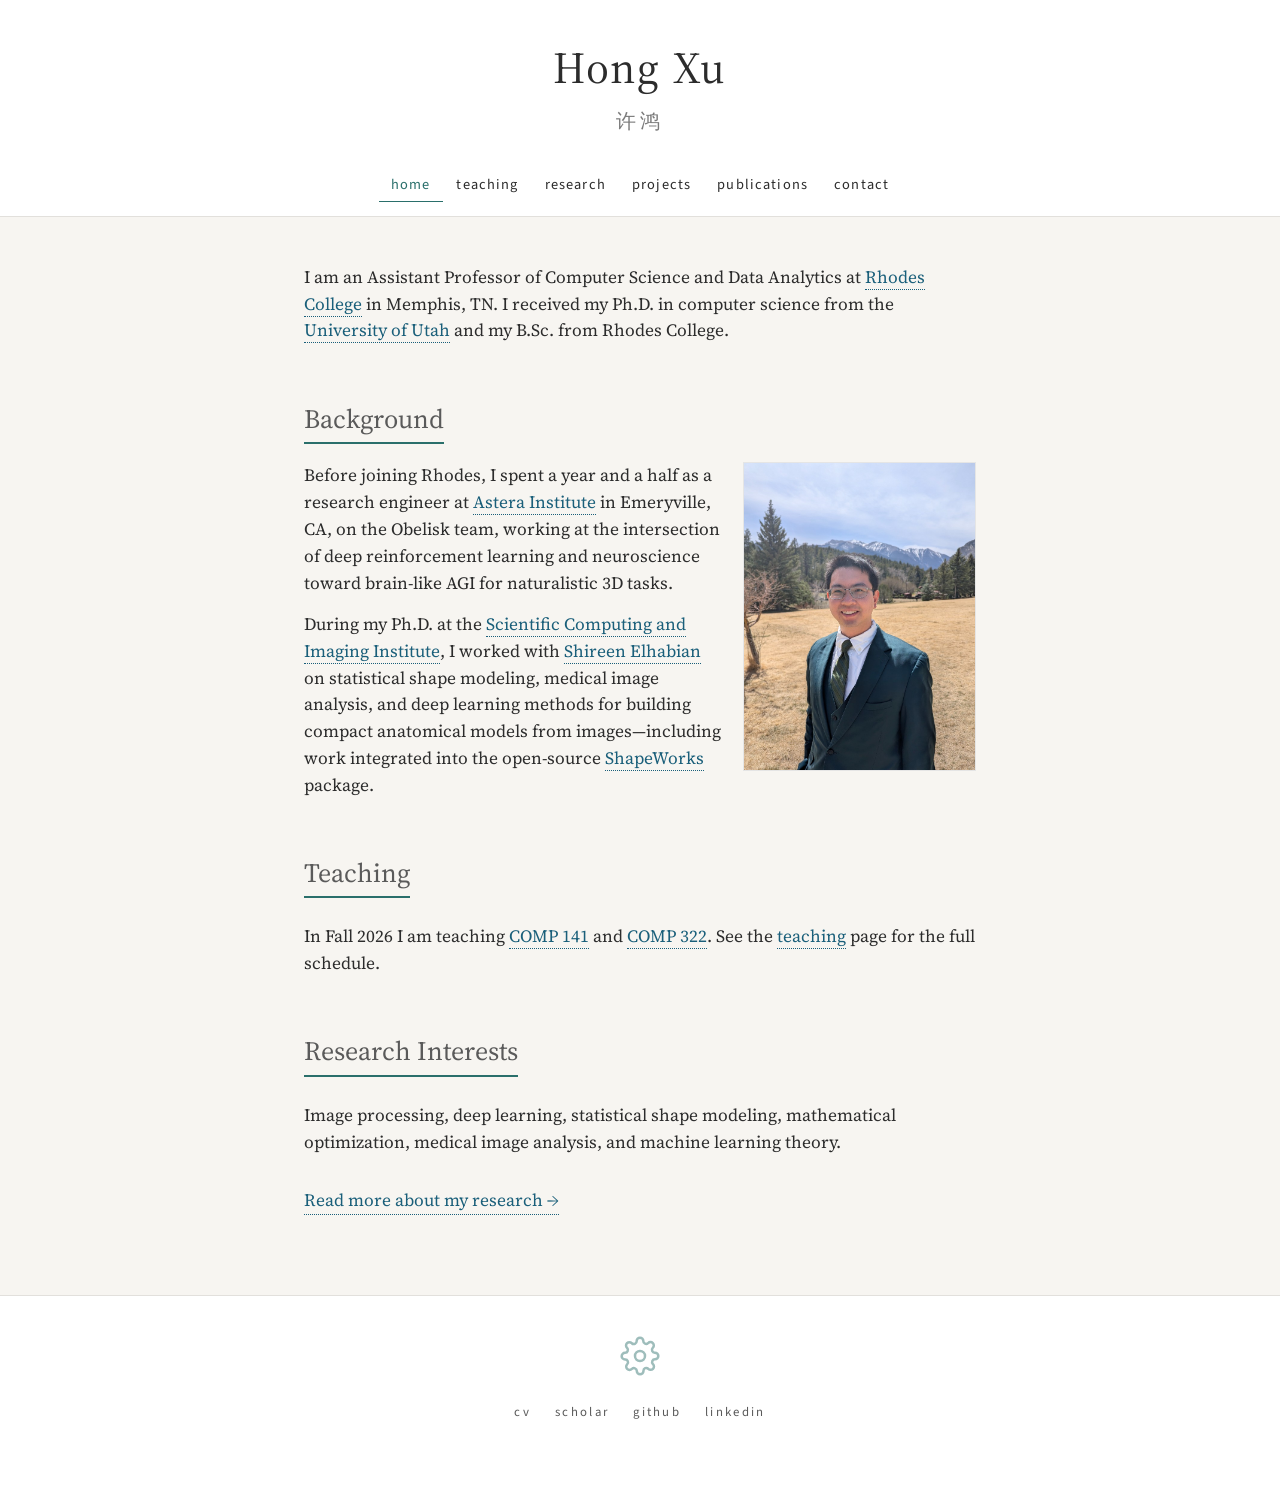
<file: index.html>
<!DOCTYPE html>
<html lang="en">
<head>
  <meta charset="UTF-8">
  <meta name="viewport" content="width=device-width, initial-scale=1.0">
  <meta name="description" content="Hong Xu — Assistant Professor of Computer Science and Data Analytics at Rhodes College.">
  <title>Hong Xu</title>
  <link rel="icon" href="favicon.svg" type="image/svg+xml">
  <link rel="stylesheet" href="css/style.css?v=2">
  <link rel="canonical" href="./">
</head>
<body>
  <header>
    <h1>
      <a href="index.html">Hong Xu</a>
      <span class="chinese-name">许鸿</span>
    </h1>
  </header>

  <nav>
    <div class="nav-container">
      <a href="index.html" class="nav-link" aria-current="page">home</a>
      <a href="teaching.html" class="nav-link">teaching</a>
      <a href="research.html" class="nav-link">research</a>
      <a href="projects.html" class="nav-link">projects</a>
      <a href="publications.html" class="nav-link">publications</a>
      <a href="contact.html" class="nav-link">contact</a>
    </div>
  </nav>

  <main class="page">
    <p>
      I am an Assistant Professor of Computer Science and Data Analytics at
      <a href="https://www.rhodes.edu/">Rhodes College</a> in Memphis, TN.
      I received my Ph.D. in computer science from the
      <a href="https://www.cs.utah.edu/">University of Utah</a>
      and my B.Sc. from Rhodes College.
    </p>

    <h2 id="background">Background</h2>
    <div class="background-row">
      <div class="portrait">
        <img src="img/portrait.png" alt="Portrait of Hong Xu" id="home-portrait">
      </div>
      <div class="background-text">
        <p>
          Before joining Rhodes, I spent a year and a half as a research engineer at
          <a href="https://astera.org/">Astera Institute</a> in Emeryville, CA, on the
          Obelisk team, working at the intersection of deep reinforcement learning and
          neuroscience toward brain-like AGI for naturalistic 3D tasks.
        </p>
        <p>
          During my Ph.D. at the
          <a href="https://www.sci.utah.edu/">Scientific Computing and Imaging Institute</a>,
          I worked with
          <a href="https://www.sci.utah.edu/~shireen/">Shireen Elhabian</a>
          on statistical shape modeling, medical image analysis, and deep learning
          methods for building compact anatomical models from images—including work
          integrated into the open-source
          <a href="https://github.com/SCIInstitute/ShapeWorks">ShapeWorks</a>
          package.
        </p>
      </div>
    </div>

    <h2 id="teaching">Teaching</h2>
    <p>
      In Fall 2026 I am teaching
      <a href="courses/comp141-f26/">COMP 141</a> and
      <a href="courses/comp322-f26/">COMP 322</a>.
      See the <a href="teaching.html">teaching</a> page for the full schedule.
    </p>

    <h2 id="research-interests">Research Interests</h2>
    <p>
      Image processing, deep learning, statistical shape modeling, mathematical
      optimization, medical image analysis, and machine learning theory.
    </p>
    <p>
      <a class="more-link" href="research.html">Read more about my research →</a>
    </p>
  </main>

  <footer>
    <svg class="footer-mark" width="40" height="40" viewBox="0 0 24 24" aria-hidden="true">
      <g fill="none" stroke="#2a6f6b" stroke-width="1.5" stroke-linejoin="round" stroke-linecap="round">
        <circle cx="12" cy="12" r="3"/>
        <path d="M19.4 15a1.65 1.65 0 0 0 .33 1.82l.06.06a2 2 0 0 1 0 2.83 2 2 0 0 1-2.83 0l-.06-.06a1.65 1.65 0 0 0-1.82-.33 1.65 1.65 0 0 0-1 1.51V21a2 2 0 0 1-2 2 2 2 0 0 1-2-2v-.09A1.65 1.65 0 0 0 9 19.4a1.65 1.65 0 0 0-1.82.33l-.06.06a2 2 0 0 1-2.83 0 2 2 0 0 1 0-2.83l.06-.06a1.65 1.65 0 0 0 .33-1.82 1.65 1.65 0 0 0-1.51-1H3a2 2 0 0 1-2-2 2 2 0 0 1 2-2h.09A1.65 1.65 0 0 0 4.6 9a1.65 1.65 0 0 0-.33-1.82l-.06-.06a2 2 0 0 1 0-2.83 2 2 0 0 1 2.83 0l.06.06a1.65 1.65 0 0 0 1.82.33H9a1.65 1.65 0 0 0 1-1.51V3a2 2 0 0 1 2-2 2 2 0 0 1 2 2v.09a1.65 1.65 0 0 0 1 1.51 1.65 1.65 0 0 0 1.82-.33l.06-.06a2 2 0 0 1 2.83 0 2 2 0 0 1 0 2.83l-.06.06a1.65 1.65 0 0 0-.33 1.82V9a1.65 1.65 0 0 0 1.51 1H21a2 2 0 0 1 2 2 2 2 0 0 1-2 2h-.09a1.65 1.65 0 0 0-1.51 1z"/>
      </g>
    </svg>
    <div class="footer-links">
      <a href="https://docs.google.com/document/d/1pGgMmoiihEba5jH1sn98jZFSw0UrWVGnsVc98qDrZ1Y/edit?usp=sharing">cv</a>
      <a href="https://scholar.google.com/citations?user=iXbtBI0AAAAJ&amp;hl=en">scholar</a>
      <a href="https://github.com/HeavenlyBerserker">github</a>
      <a href="https://www.linkedin.com/in/hong-xu-ph-d-b2b5a2116">linkedin</a>
    </div>
    <p id="last-updated"></p>
  </footer>
  <script src="js/last-updated.js"></script>
  <script src="js/portrait.js?v=2"></script>
</body>
</html>
</file>
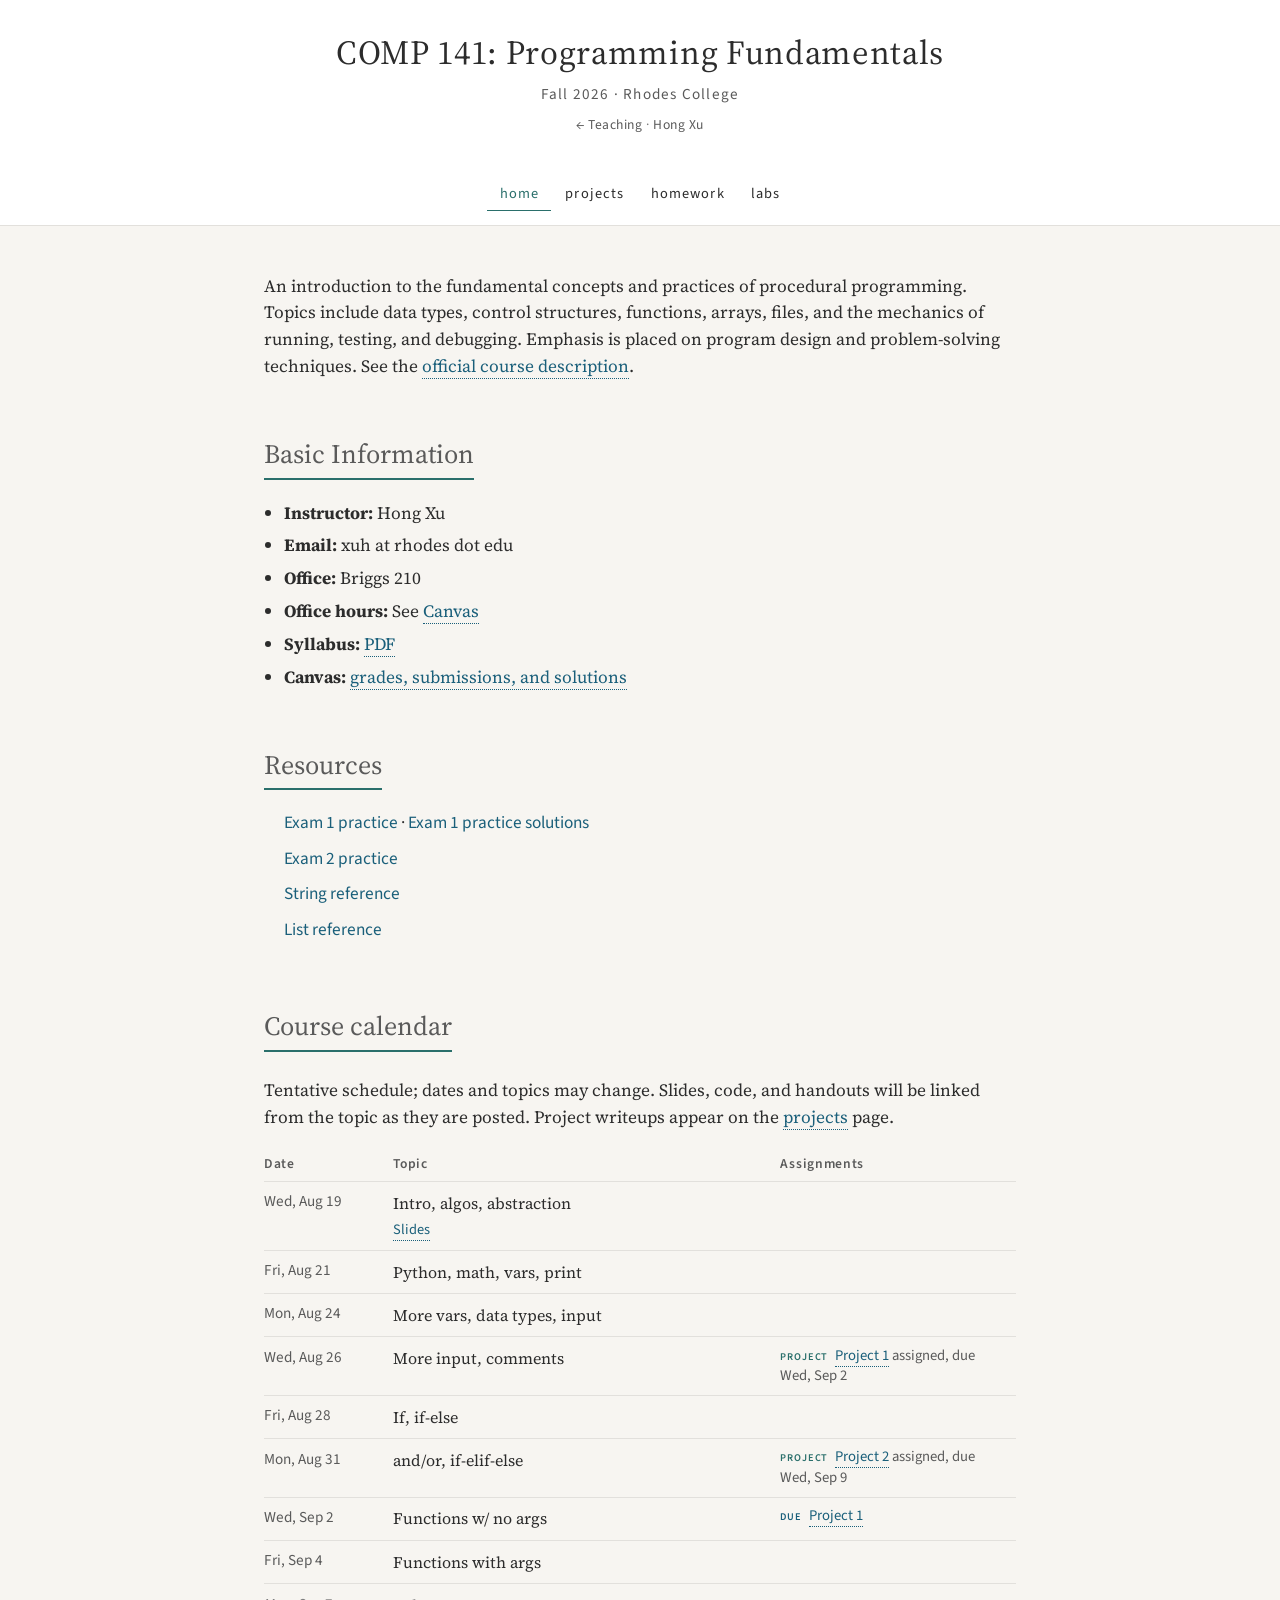
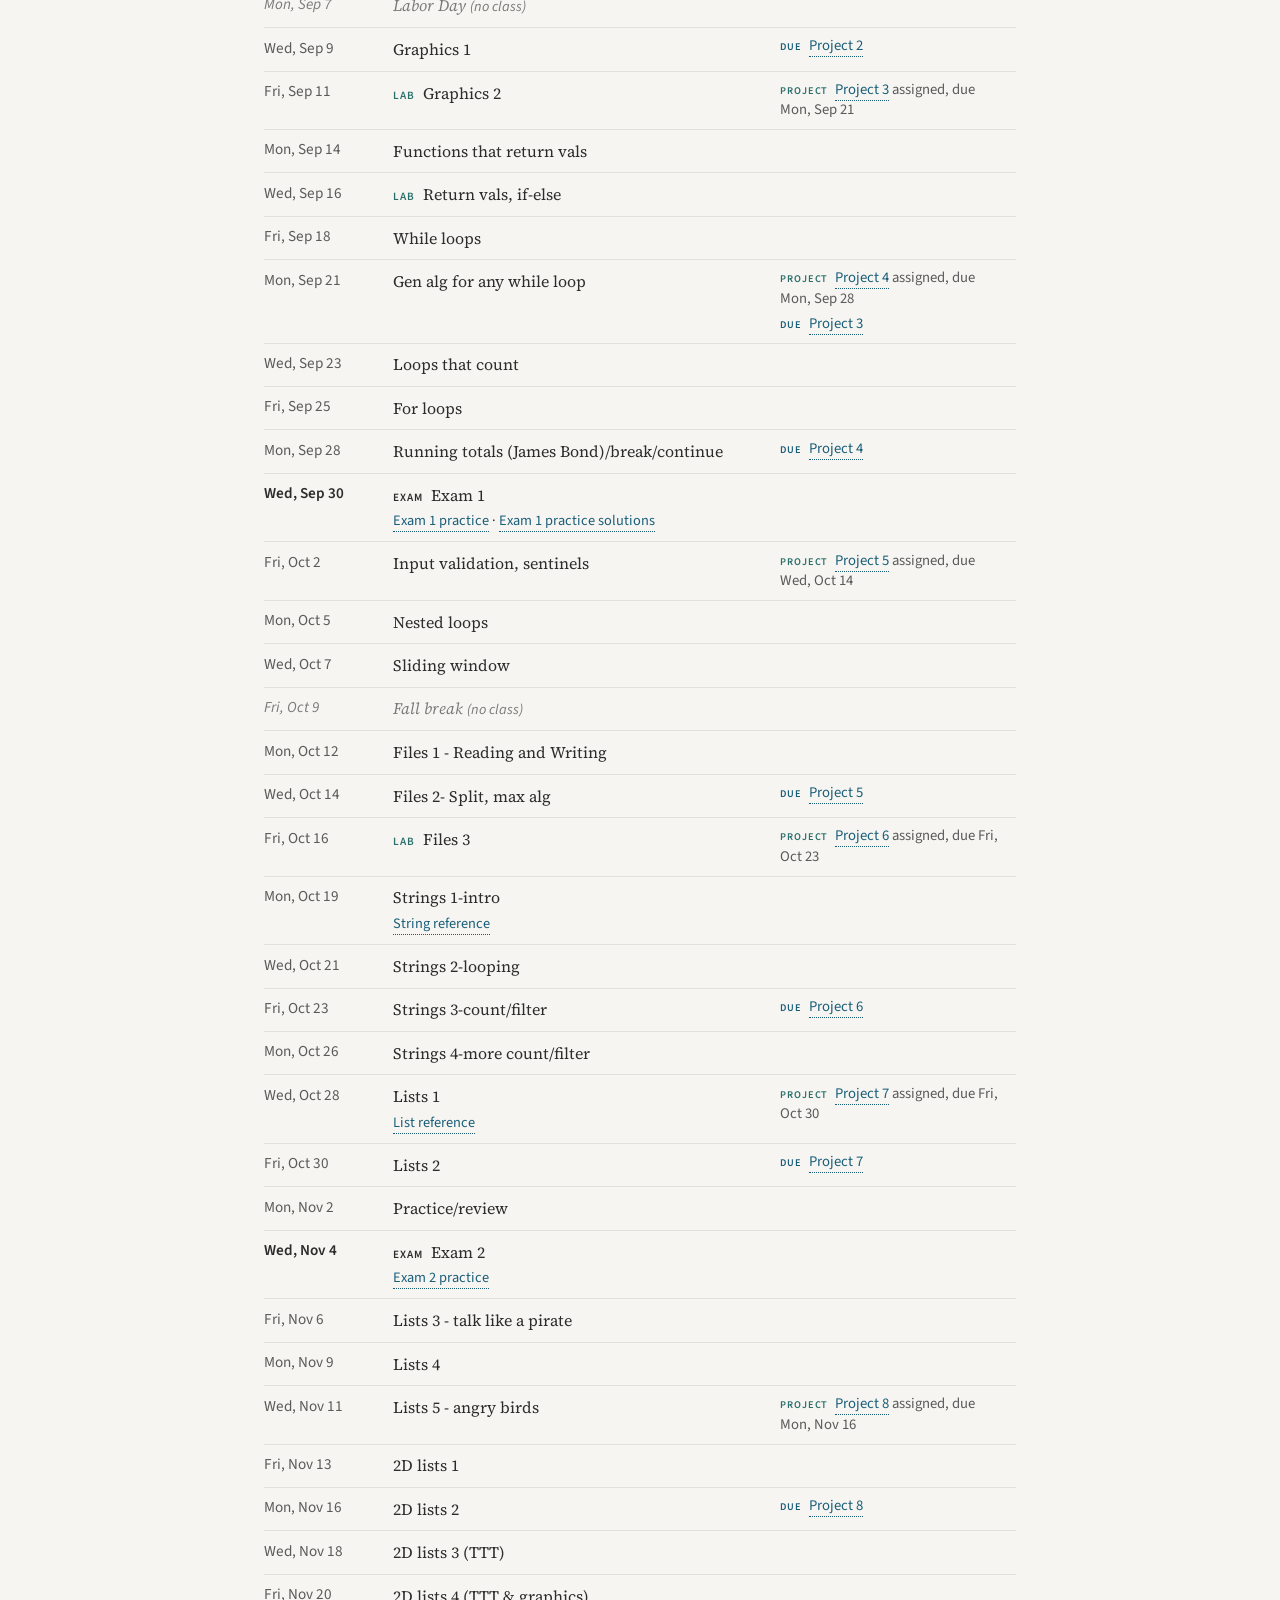
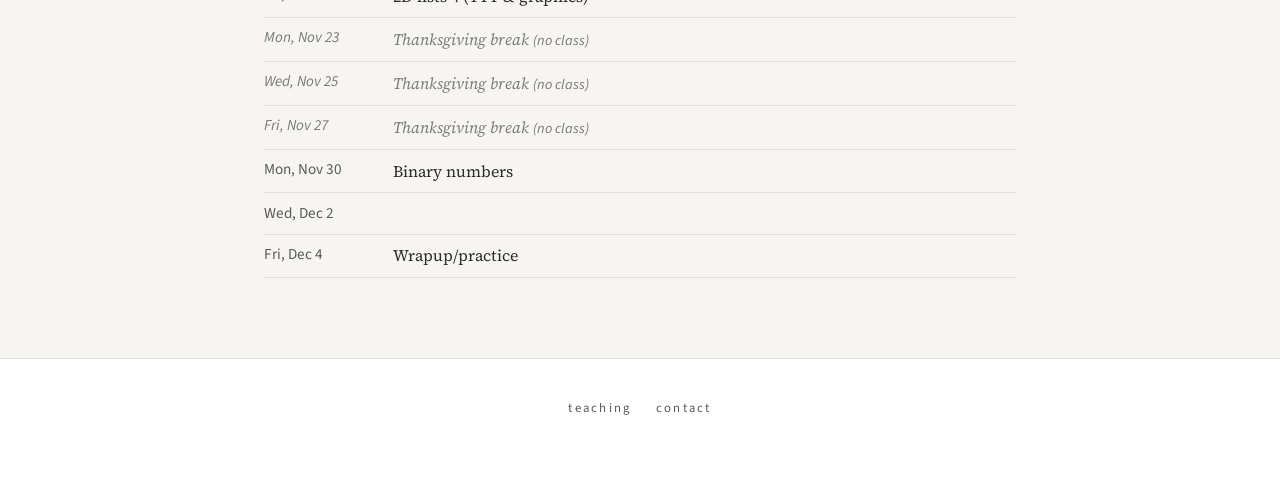
<file: courses/comp141-f26/index.html>
<!DOCTYPE html>
<html lang="en">
<head>
  <meta charset="UTF-8">
  <meta name="viewport" content="width=device-width, initial-scale=1.0">
  <meta name="description" content="COMP 141 — Computer Science I: Programming Fundamentals, Fall 2026, Rhodes College.">
  <title>COMP 141 — Fall 2026</title>
  <link rel="icon" href="../../favicon.svg" type="image/svg+xml">
  <link rel="stylesheet" href="../../css/style.css">
  <link rel="icon" href="../../favicon.svg" type="image/svg+xml">
  <link rel="stylesheet" href="../../css/course.css">
</head>
<body>
  <header class="course-header">
    <h1><a href="index.html">COMP 141: Programming Fundamentals</a></h1>
    <span class="course-term">Fall 2026 · Rhodes College</span>
    <p class="course-crumb">
      <a href="../../teaching.html">← Teaching</a>
      ·
      <a href="../../index.html">Hong Xu</a>
    </p>
  </header>

  <nav>
    <div class="nav-container">
      <a href="index.html" class="nav-link" aria-current="page">home</a>
      <a href="projects/" class="nav-link">projects</a>
      <a href="homework/" class="nav-link">homework</a>
      <a href="labs/" class="nav-link">labs</a>
    </div>
  </nav>

  <main class="page">
    <p>
      An introduction to the fundamental concepts and practices of procedural
      programming. Topics include data types, control structures, functions,
      arrays, files, and the mechanics of running, testing, and debugging.
      Emphasis is placed on program design and problem-solving techniques.
      See the
      <a href="https://cs.rhodes.edu/curriculum/courses.html">official course description</a>.
    </p>

    <h2 id="basic-information">Basic Information</h2>
    <ul>
      <li><strong>Instructor:</strong> Hong Xu</li>
      <li><strong>Email:</strong> xuh at rhodes dot edu</li>
      <li><strong>Office:</strong> Briggs 210</li>
      <li><strong>Office hours:</strong> See <a href="https://rhodes.instructure.com/courses/11061">Canvas</a></li>
      <li><strong>Syllabus:</strong> <a href="syllabus.pdf">PDF</a></li>
      <li><strong>Canvas:</strong> <a href="https://rhodes.instructure.com/courses/11061">grades, submissions, and solutions</a></li>
    </ul>

    <h2 id="resources">Resources</h2>
    <ul class="resource-list">
      <li>
        <a href="exams/exam1-practice.pdf">Exam 1 practice</a>
        ·
        <a href="exams/exam1-practice-solutions.pdf">Exam 1 practice solutions</a>
      </li>
      <li>
        <a href="exams/exam2-practice.pdf">Exam 2 practice</a>
      </li>
      <li><a href="lectures/string-reference.pdf">String reference</a></li>
      <li><a href="lectures/list-reference.pdf">List reference</a></li>
    </ul>

    <h2 id="calendar">Course calendar</h2>
    <p>
      Tentative schedule; dates and topics may change. Slides, code, and
      handouts will be linked from the topic as they are posted. Project
      writeups appear on the <a href="projects/">projects</a> page.
    </p>
    <table class="calendar">
      <thead>
        <tr>
          <th scope="col">Date</th>
          <th scope="col">Topic</th>
          <th scope="col">Assignments</th>
        </tr>
      </thead>
      <tbody>
        <tr>
          <td class="date">Wed, Aug 19</td>
          <td>
            Intro, algos, abstraction
            <div class="materials"><a href="lectures/day1-slides.pdf">Slides</a></div>
          </td>
          <td class="assign"></td>
        </tr>
        <tr>
          <td class="date">Fri, Aug 21</td>
          <td>Python, math, vars, print</td>
          <td class="assign"></td>
        </tr>
        <tr>
          <td class="date">Mon, Aug 24</td>
          <td>More vars, data types, input</td>
          <td class="assign"></td>
        </tr>
        <tr>
          <td class="date">Wed, Aug 26</td>
          <td>More input, comments</td>
          <td class="assign">
            <div class="assign-line">
              <span class="cal-label cal-label-project">Project</span>
              <a href="projects/#p1">Project 1</a> assigned, due Wed, Sep 2
            </div>
          </td>
        </tr>
        <tr>
          <td class="date">Fri, Aug 28</td>
          <td>If, if-else</td>
          <td class="assign"></td>
        </tr>
        <tr>
          <td class="date">Mon, Aug 31</td>
          <td>and/or, if-elif-else</td>
          <td class="assign">
            <div class="assign-line">
              <span class="cal-label cal-label-project">Project</span>
              <a href="projects/#p2">Project 2</a> assigned, due Wed, Sep 9
            </div>
          </td>
        </tr>
        <tr>
          <td class="date">Wed, Sep 2</td>
          <td>Functions w/ no args</td>
          <td class="assign">
            <div class="assign-line">
              <span class="cal-label cal-label-due">Due</span>
              <a href="projects/#p1">Project 1</a>
            </div>
          </td>
        </tr>
        <tr>
          <td class="date">Fri, Sep 4</td>
          <td>Functions with args</td>
          <td class="assign"></td>
        </tr>
        <tr class="cal-break">
          <td class="date">Mon, Sep 7</td>
          <td>Labor Day <span class="no-class">(no class)</span></td>
          <td class="assign"></td>
        </tr>
        <tr>
          <td class="date">Wed, Sep 9</td>
          <td>Graphics 1</td>
          <td class="assign">
            <div class="assign-line">
              <span class="cal-label cal-label-due">Due</span>
              <a href="projects/#p2">Project 2</a>
            </div>
          </td>
        </tr>
        <tr class="cal-lab">
          <td class="date">Fri, Sep 11</td>
          <td><span class="cal-label cal-label-lab">Lab</span> Graphics 2</td>
          <td class="assign">
            <div class="assign-line">
              <span class="cal-label cal-label-project">Project</span>
              <a href="projects/#p3">Project 3</a> assigned, due Mon, Sep 21
            </div>
          </td>
        </tr>
        <tr>
          <td class="date">Mon, Sep 14</td>
          <td>Functions that return vals</td>
          <td class="assign"></td>
        </tr>
        <tr class="cal-lab">
          <td class="date">Wed, Sep 16</td>
          <td><span class="cal-label cal-label-lab">Lab</span> Return vals, if-else</td>
          <td class="assign"></td>
        </tr>
        <tr>
          <td class="date">Fri, Sep 18</td>
          <td>While loops</td>
          <td class="assign"></td>
        </tr>
        <tr>
          <td class="date">Mon, Sep 21</td>
          <td>Gen alg for any while loop</td>
          <td class="assign">
            <div class="assign-line">
              <span class="cal-label cal-label-project">Project</span>
              <a href="projects/#p4">Project 4</a> assigned, due Mon, Sep 28
            </div>
            <div class="assign-line">
              <span class="cal-label cal-label-due">Due</span>
              <a href="projects/#p3">Project 3</a>
            </div>
          </td>
        </tr>
        <tr>
          <td class="date">Wed, Sep 23</td>
          <td>Loops that count</td>
          <td class="assign"></td>
        </tr>
        <tr>
          <td class="date">Fri, Sep 25</td>
          <td>For loops</td>
          <td class="assign"></td>
        </tr>
        <tr>
          <td class="date">Mon, Sep 28</td>
          <td>Running totals (James Bond)/break/continue</td>
          <td class="assign">
            <div class="assign-line">
              <span class="cal-label cal-label-due">Due</span>
              <a href="projects/#p4">Project 4</a>
            </div>
          </td>
        </tr>
        <tr class="cal-exam">
          <td class="date">Wed, Sep 30</td>
          <td>
            <span class="cal-label cal-label-exam">Exam</span> Exam 1
            <div class="materials">
              <a href="exams/exam1-practice.pdf">Exam 1 practice</a>
              ·
              <a href="exams/exam1-practice-solutions.pdf">Exam 1 practice solutions</a>
            </div>
          </td>
          <td class="assign"></td>
        </tr>
        <tr>
          <td class="date">Fri, Oct 2</td>
          <td>Input validation, sentinels</td>
          <td class="assign">
            <div class="assign-line">
              <span class="cal-label cal-label-project">Project</span>
              <a href="projects/#p5">Project 5</a> assigned, due Wed, Oct 14
            </div>
          </td>
        </tr>
        <tr>
          <td class="date">Mon, Oct 5</td>
          <td>Nested loops</td>
          <td class="assign"></td>
        </tr>
        <tr>
          <td class="date">Wed, Oct 7</td>
          <td>Sliding window</td>
          <td class="assign"></td>
        </tr>
        <tr class="cal-break">
          <td class="date">Fri, Oct 9</td>
          <td>Fall break <span class="no-class">(no class)</span></td>
          <td class="assign"></td>
        </tr>
        <tr>
          <td class="date">Mon, Oct 12</td>
          <td>Files 1 - Reading and Writing</td>
          <td class="assign"></td>
        </tr>
        <tr>
          <td class="date">Wed, Oct 14</td>
          <td>Files 2- Split, max alg</td>
          <td class="assign">
            <div class="assign-line">
              <span class="cal-label cal-label-due">Due</span>
              <a href="projects/#p5">Project 5</a>
            </div>
          </td>
        </tr>
        <tr class="cal-lab">
          <td class="date">Fri, Oct 16</td>
          <td><span class="cal-label cal-label-lab">Lab</span> Files 3</td>
          <td class="assign">
            <div class="assign-line">
              <span class="cal-label cal-label-project">Project</span>
              <a href="projects/#p6">Project 6</a> assigned, due Fri, Oct 23
            </div>
          </td>
        </tr>
        <tr>
          <td class="date">Mon, Oct 19</td>
          <td>
            Strings 1-intro
            <div class="materials">
              <a href="lectures/string-reference.pdf">String reference</a>
            </div>
          </td>
          <td class="assign"></td>
        </tr>
        <tr>
          <td class="date">Wed, Oct 21</td>
          <td>Strings 2-looping</td>
          <td class="assign"></td>
        </tr>
        <tr>
          <td class="date">Fri, Oct 23</td>
          <td>Strings 3-count/filter</td>
          <td class="assign">
            <div class="assign-line">
              <span class="cal-label cal-label-due">Due</span>
              <a href="projects/#p6">Project 6</a>
            </div>
          </td>
        </tr>
        <tr>
          <td class="date">Mon, Oct 26</td>
          <td>Strings 4-more count/filter</td>
          <td class="assign"></td>
        </tr>
        <tr>
          <td class="date">Wed, Oct 28</td>
          <td>
            Lists 1
            <div class="materials">
              <a href="lectures/list-reference.pdf">List reference</a>
            </div>
          </td>
          <td class="assign">
            <div class="assign-line">
              <span class="cal-label cal-label-project">Project</span>
              <a href="projects/#p7">Project 7</a> assigned, due Fri, Oct 30
            </div>
          </td>
        </tr>
        <tr>
          <td class="date">Fri, Oct 30</td>
          <td>Lists 2</td>
          <td class="assign">
            <div class="assign-line">
              <span class="cal-label cal-label-due">Due</span>
              <a href="projects/#p7">Project 7</a>
            </div>
          </td>
        </tr>
        <tr>
          <td class="date">Mon, Nov 2</td>
          <td>Practice/review</td>
          <td class="assign"></td>
        </tr>
        <tr class="cal-exam">
          <td class="date">Wed, Nov 4</td>
          <td>
            <span class="cal-label cal-label-exam">Exam</span> Exam 2
            <div class="materials">
              <a href="exams/exam2-practice.pdf">Exam 2 practice</a>
            </div>
          </td>
          <td class="assign"></td>
        </tr>
        <tr>
          <td class="date">Fri, Nov 6</td>
          <td>Lists 3 - talk like a pirate</td>
          <td class="assign"></td>
        </tr>
        <tr>
          <td class="date">Mon, Nov 9</td>
          <td>Lists 4</td>
          <td class="assign"></td>
        </tr>
        <tr>
          <td class="date">Wed, Nov 11</td>
          <td>Lists 5 - angry birds</td>
          <td class="assign">
            <div class="assign-line">
              <span class="cal-label cal-label-project">Project</span>
              <a href="projects/#p8">Project 8</a> assigned, due Mon, Nov 16
            </div>
          </td>
        </tr>
        <tr>
          <td class="date">Fri, Nov 13</td>
          <td>2D lists 1</td>
          <td class="assign"></td>
        </tr>
        <tr>
          <td class="date">Mon, Nov 16</td>
          <td>2D lists 2</td>
          <td class="assign">
            <div class="assign-line">
              <span class="cal-label cal-label-due">Due</span>
              <a href="projects/#p8">Project 8</a>
            </div>
          </td>
        </tr>
        <tr>
          <td class="date">Wed, Nov 18</td>
          <td>2D lists 3 (TTT)</td>
          <td class="assign"></td>
        </tr>
        <tr>
          <td class="date">Fri, Nov 20</td>
          <td>2D lists 4 (TTT &amp; graphics)</td>
          <td class="assign"></td>
        </tr>
        <tr class="cal-break">
          <td class="date">Mon, Nov 23</td>
          <td>Thanksgiving break <span class="no-class">(no class)</span></td>
          <td class="assign"></td>
        </tr>
        <tr class="cal-break">
          <td class="date">Wed, Nov 25</td>
          <td>Thanksgiving break <span class="no-class">(no class)</span></td>
          <td class="assign"></td>
        </tr>
        <tr class="cal-break">
          <td class="date">Fri, Nov 27</td>
          <td>Thanksgiving break <span class="no-class">(no class)</span></td>
          <td class="assign"></td>
        </tr>
        <tr>
          <td class="date">Mon, Nov 30</td>
          <td>Binary numbers</td>
          <td class="assign"></td>
        </tr>
        <tr>
          <td class="date">Wed, Dec 2</td>
          <td></td>
          <td class="assign"></td>
        </tr>
        <tr>
          <td class="date">Fri, Dec 4</td>
          <td>Wrapup/practice</td>
          <td class="assign"></td>
        </tr>
      </tbody>
    </table>
  </main>

  <footer>
    <div class="footer-links">
      <a href="../../teaching.html">teaching</a>
      <a href="../../contact.html">contact</a>
    </div>
    <p id="last-updated"></p>
  </footer>
  <script src="../../js/last-updated.js"></script>
</body>
</html>
</file>
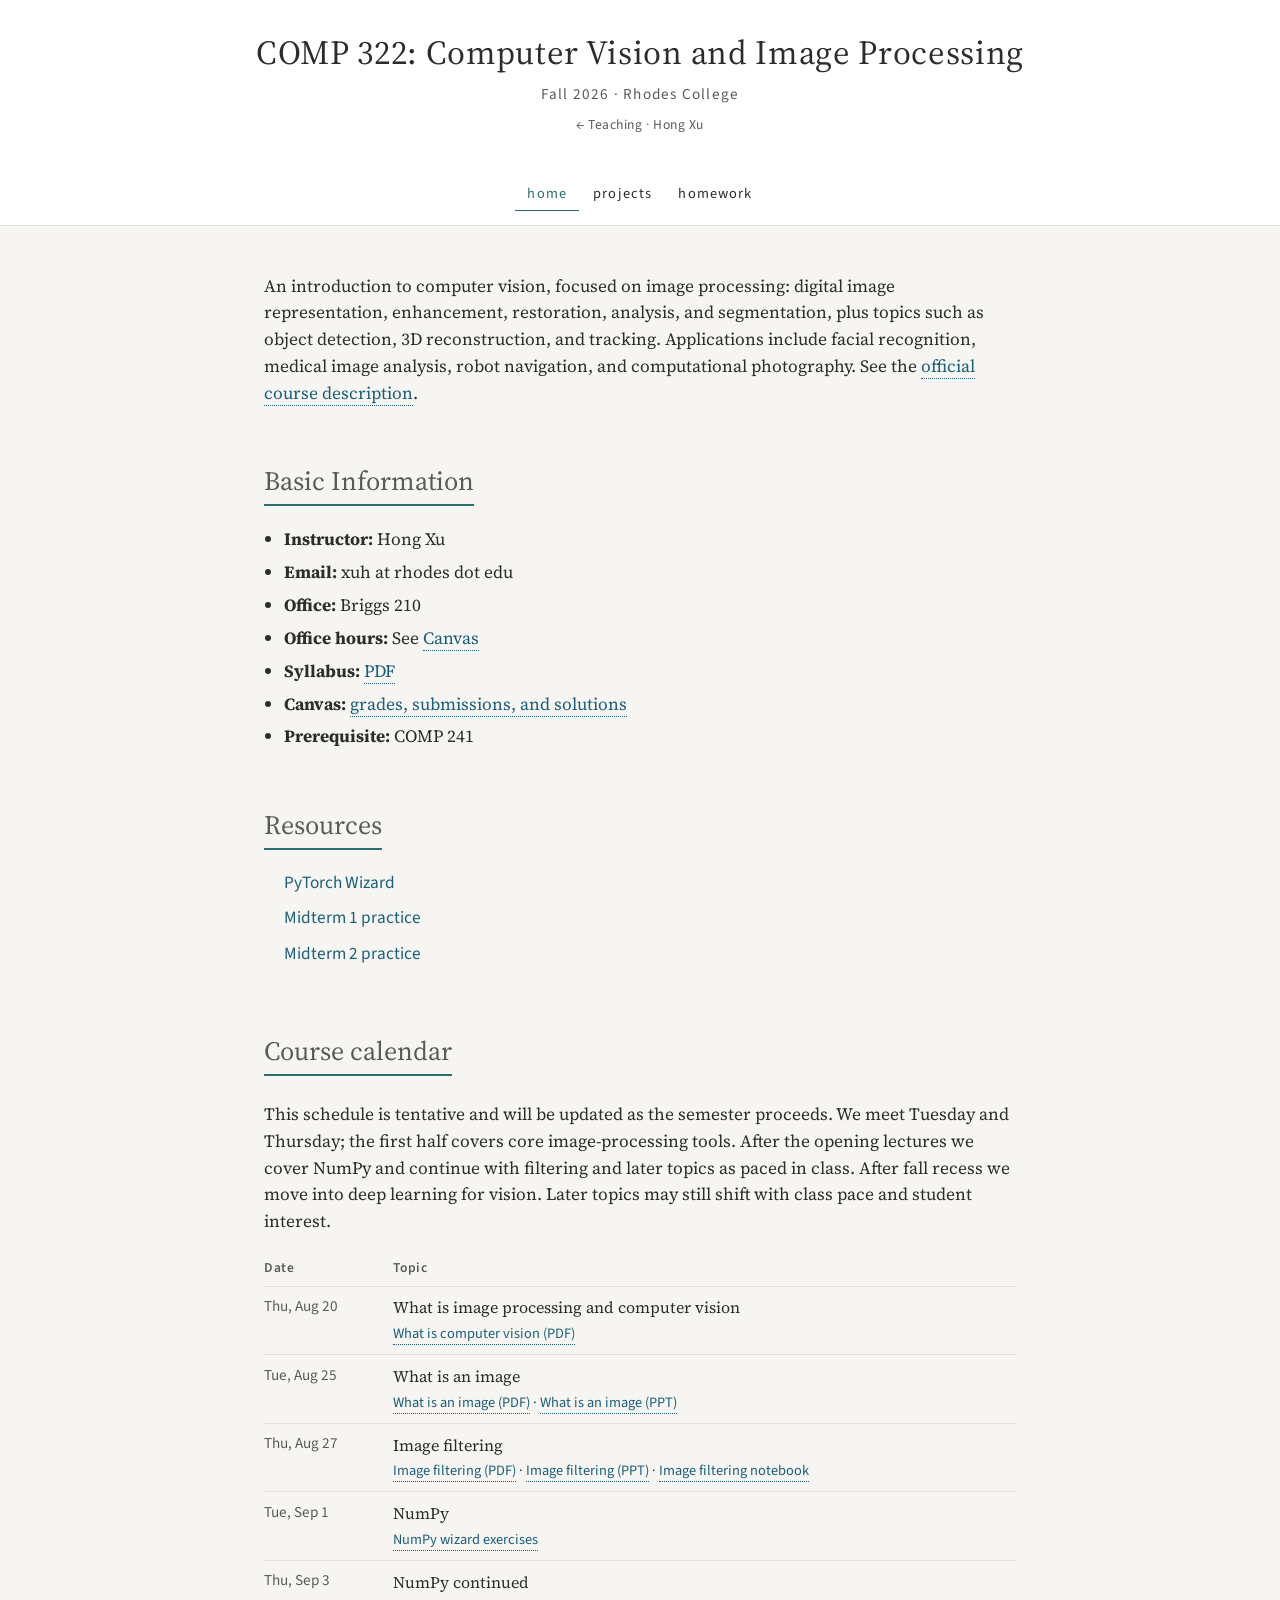
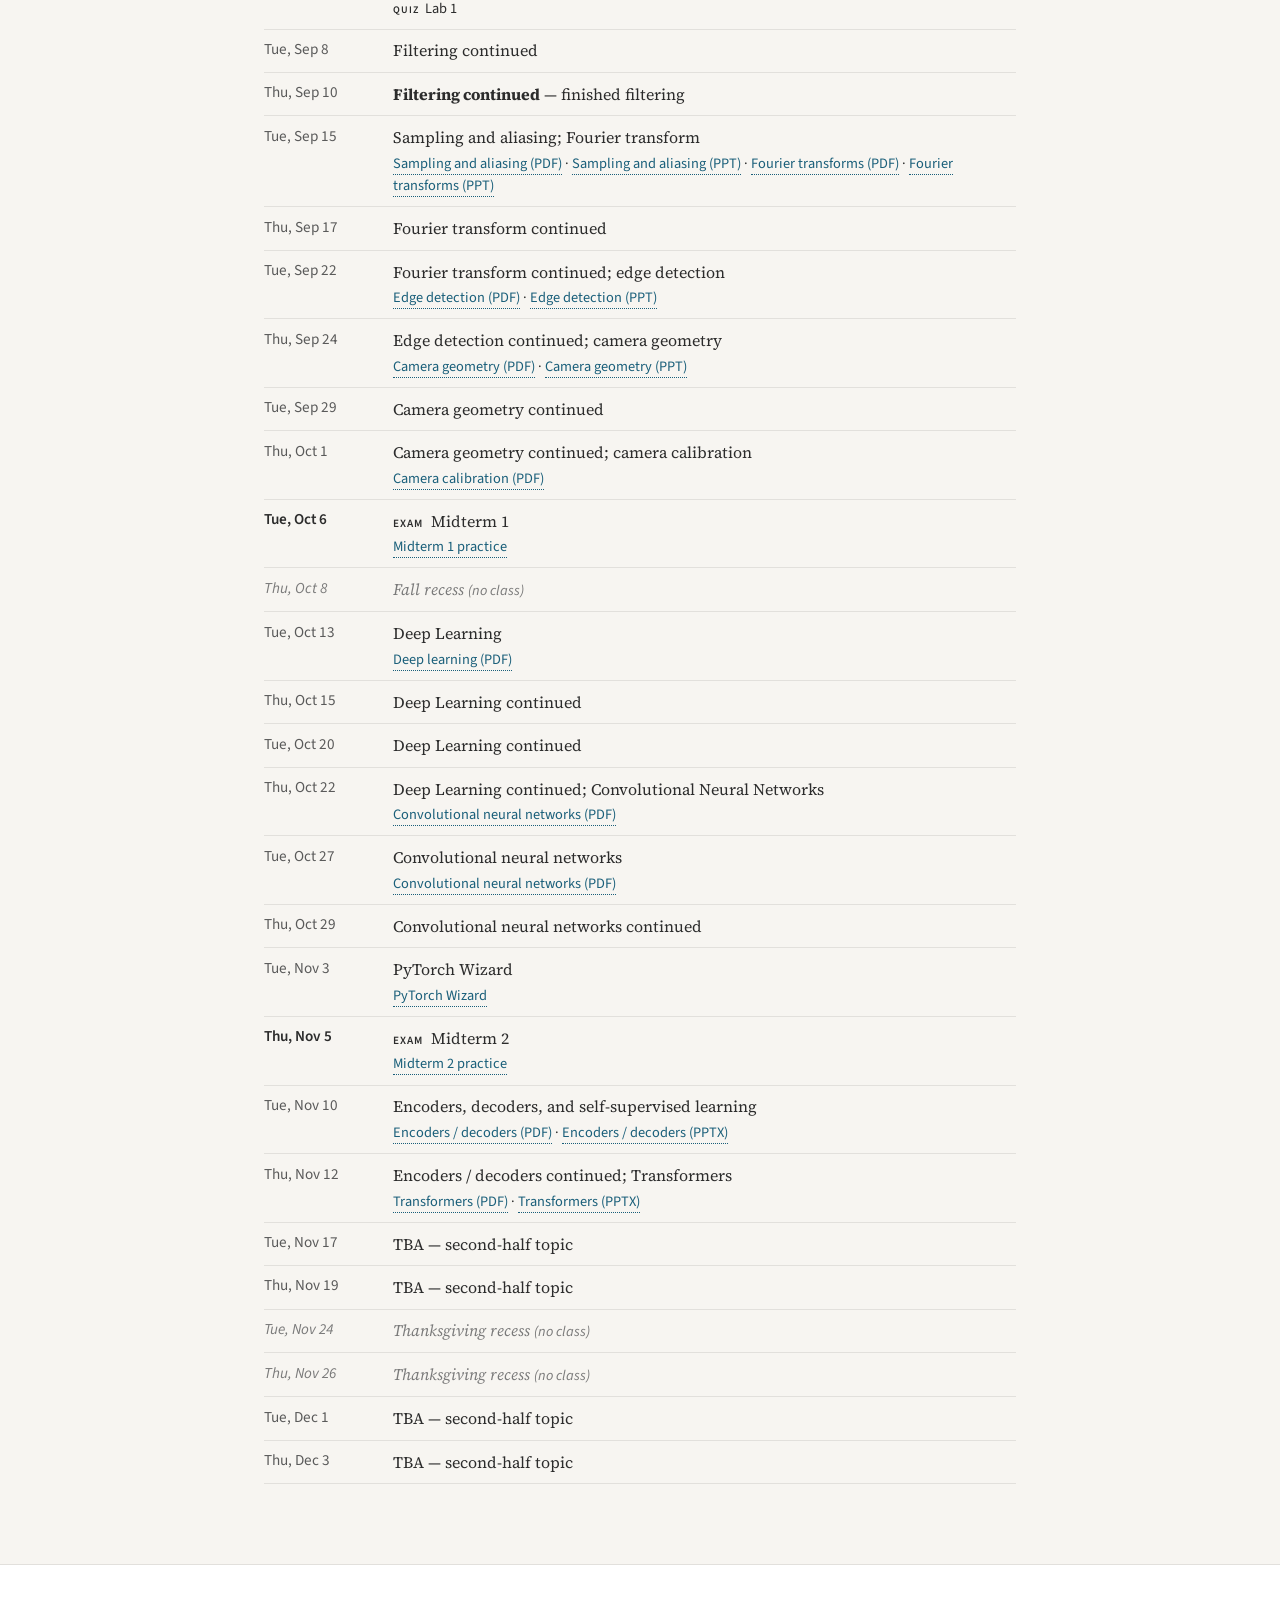
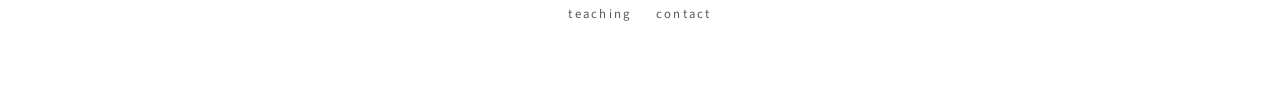
<file: courses/comp322-f26/index.html>
<!DOCTYPE html>
<html lang="en">
<head>
  <meta charset="UTF-8">
  <meta name="viewport" content="width=device-width, initial-scale=1.0">
  <meta name="description" content="COMP 322 — Computer Vision and Image Processing, Fall 2026, Rhodes College.">
  <title>COMP 322 — Fall 2026</title>
  <link rel="icon" href="../../favicon.svg" type="image/svg+xml">
  <link rel="stylesheet" href="../../css/style.css">
  <link rel="icon" href="../../favicon.svg" type="image/svg+xml">
  <link rel="stylesheet" href="../../css/course.css">
</head>
<body>
  <header class="course-header">
    <h1><a href="index.html">COMP 322: Computer Vision and Image Processing</a></h1>
    <span class="course-term">Fall 2026 · Rhodes College</span>
    <p class="course-crumb">
      <a href="../../teaching.html">← Teaching</a>
      ·
      <a href="../../index.html">Hong Xu</a>
    </p>
  </header>

  <nav>
    <div class="nav-container">
      <a href="index.html" class="nav-link" aria-current="page">home</a>
      <a href="projects/" class="nav-link">projects</a>
      <a href="homework/" class="nav-link">homework</a>
    </div>
  </nav>

  <main class="page">
    <p>
      An introduction to computer vision, focused on image processing: digital
      image representation, enhancement, restoration, analysis, and segmentation,
      plus topics such as object detection, 3D reconstruction, and tracking.
      Applications include facial recognition, medical image analysis, robot
      navigation, and computational photography. See the
      <a href="https://cs.rhodes.edu/curriculum/courses.html">official course description</a>.
    </p>

    <h2 id="basic-information">Basic Information</h2>
    <ul>
      <li><strong>Instructor:</strong> Hong Xu</li>
      <li><strong>Email:</strong> xuh at rhodes dot edu</li>
      <li><strong>Office:</strong> Briggs 210</li>
      <li><strong>Office hours:</strong> See <a href="https://rhodes.instructure.com/courses/11123">Canvas</a></li>
      <li><strong>Syllabus:</strong> <a href="syllabus.pdf">PDF</a></li>
      <li><strong>Canvas:</strong> <a href="https://rhodes.instructure.com/courses/11123">grades, submissions, and solutions</a></li>
      <li><strong>Prerequisite:</strong> COMP 241</li>
    </ul>

    <h2 id="resources">Resources</h2>
    <ul class="resource-list">
      <li><a href="assignments/COMP322_pytorch_wizard_exercises.ipynb">PyTorch Wizard</a></li>
      <li>
        <a href="exams/exam1-practice.pdf">Midterm 1 practice</a>
      </li>
      <li>
        <a href="exams/exam2-practice.pdf">Midterm 2 practice</a>
      </li>
    </ul>

    <h2 id="calendar">Course calendar</h2>
    <p>
      This schedule is tentative and will be updated as the semester proceeds.
      We meet Tuesday and Thursday; the first half covers core image-processing
      tools. After the opening lectures we cover NumPy and continue with
      filtering and later topics as paced in class.
      After fall recess we move into deep learning for vision. Later topics may
      still shift with class pace and student interest.
    </p>
    <table class="calendar">
      <thead>
        <tr>
          <th scope="col">Date</th>
          <th scope="col">Topic</th>
        </tr>
      </thead>
      <tbody>
        <tr>
          <td class="date">Thu, Aug 20</td>
          <td>
            What is image processing and computer vision
            <div class="materials">
              <a href="lectures/00_WhatIsComputerVision.pdf">What is computer vision (PDF)</a>
            </div>
          </td>
        </tr>
        <tr>
          <td class="date">Tue, Aug 25</td>
          <td>
            What is an image
            <div class="materials">
              <a href="lectures/01_WhatIsAnImage.pdf">What is an image (PDF)</a>
              ·
              <a href="lectures/01_WhatIsAnImage.pptx">What is an image (PPT)</a>
            </div>
          </td>
        </tr>
        <tr>
          <td class="date">Thu, Aug 27</td>
          <td>
            Image filtering
            <div class="materials">
              <a href="lectures/02_ImageFiltering.pdf">Image filtering (PDF)</a>
              ·
              <a href="lectures/02_ImageFiltering.pptx">Image filtering (PPT)</a>
              ·
              <a href="lectures/02_ImageFiltering_0.ipynb">Image filtering notebook</a>
            </div>
          </td>
        </tr>
        <tr>
          <td class="date">Tue, Sep 1</td>
          <td>
            NumPy
            <div class="materials">
              <a href="lectures/COMP322_numpy_wizard_exercises.ipynb">NumPy wizard exercises</a>
            </div>
          </td>
        </tr>
        <tr>
          <td class="date">Thu, Sep 3</td>
          <td>
            NumPy continued
            <div class="materials">
              <span class="cal-label cal-label-exam">Quiz</span> Lab 1
            </div>
          </td>
        </tr>
        <tr>
          <td class="date">Tue, Sep 8</td>
          <td>Filtering continued</td>
        </tr>
        <tr>
          <td class="date">Thu, Sep 10</td>
          <td>
            <strong>Filtering continued</strong> — finished filtering
          </td>
        </tr>
        <tr>
          <td class="date">Tue, Sep 15</td>
          <td>
            Sampling and aliasing; Fourier transform
            <div class="materials">
              <a href="lectures/03_SamplingAliasing.pdf">Sampling and aliasing (PDF)</a>
              ·
              <a href="lectures/03_SamplingAliasing.pptx">Sampling and aliasing (PPT)</a>
              ·
              <a href="lectures/04_FourierTransforms.pdf">Fourier transforms (PDF)</a>
              ·
              <a href="lectures/04_FourierTransforms.pptx">Fourier transforms (PPT)</a>
            </div>
          </td>
        </tr>
        <tr>
          <td class="date">Thu, Sep 17</td>
          <td>Fourier transform continued</td>
        </tr>
        <tr>
          <td class="date">Tue, Sep 22</td>
          <td>
            Fourier transform continued; edge detection
            <div class="materials">
              <a href="lectures/05_EdgeDetection.pdf">Edge detection (PDF)</a>
              ·
              <a href="lectures/05_EdgeDetection.pptx">Edge detection (PPT)</a>
            </div>
          </td>
        </tr>
        <tr>
          <td class="date">Thu, Sep 24</td>
          <td>
            Edge detection continued; camera geometry
            <div class="materials">
              <a href="lectures/06_CameraGeometry.pdf">Camera geometry (PDF)</a>
              ·
              <a href="lectures/06_CameraGeometry.pptx">Camera geometry (PPT)</a>
            </div>
          </td>
        </tr>
        <tr>
          <td class="date">Tue, Sep 29</td>
          <td>Camera geometry continued</td>
        </tr>
        <tr>
          <td class="date">Thu, Oct 1</td>
          <td>
            Camera geometry continued; camera calibration
            <div class="materials">
              <a href="lectures/07_CameraCalibration.pdf">Camera calibration (PDF)</a>
            </div>
          </td>
        </tr>
        <tr class="cal-exam">
          <td class="date">Tue, Oct 6</td>
          <td>
            <span class="cal-label cal-label-exam">Exam</span> Midterm 1
            <div class="materials">
              <a href="exams/exam1-practice.pdf">Midterm 1 practice</a>
            </div>
          </td>
        </tr>
        <tr class="cal-break">
          <td class="date">Thu, Oct 8</td>
          <td>Fall recess <span class="no-class">(no class)</span></td>
        </tr>
        <tr>
          <td class="date">Tue, Oct 13</td>
          <td>
            Deep Learning
            <div class="materials">
              <a href="lectures/08_DeepLearning.pdf">Deep learning (PDF)</a>
            </div>
          </td>
        </tr>
        <tr>
          <td class="date">Thu, Oct 15</td>
          <td>
            Deep Learning continued
          </td>
        </tr>
        <tr>
          <td class="date">Tue, Oct 20</td>
          <td>Deep Learning continued</td>
        </tr>
        <tr>
          <td class="date">Thu, Oct 22</td>
          <td>
            Deep Learning continued; Convolutional Neural Networks
            <div class="materials">
              <a href="lectures/09_ConvolutionalNeuralNetworks.pdf">Convolutional neural networks (PDF)</a>
            </div>
          </td>
        </tr>
        <tr>
          <td class="date">Tue, Oct 27</td>
          <td>
            Convolutional neural networks
            <div class="materials">
              <a href="lectures/09_ConvolutionalNeuralNetworks.pdf">Convolutional neural networks (PDF)</a>
            </div>
          </td>
        </tr>
        <tr>
          <td class="date">Thu, Oct 29</td>
          <td>Convolutional neural networks continued</td>
        </tr>
        <tr>
          <td class="date">Tue, Nov 3</td>
          <td>
            PyTorch Wizard
            <div class="materials">
              <a href="assignments/COMP322_pytorch_wizard_exercises.ipynb">PyTorch Wizard</a>
            </div>
          </td>
        </tr>
        <tr class="cal-exam">
          <td class="date">Thu, Nov 5</td>
          <td>
            <span class="cal-label cal-label-exam">Exam</span> Midterm 2
            <div class="materials">
              <a href="exams/exam2-practice.pdf">Midterm 2 practice</a>
            </div>
          </td>
        </tr>
        <tr>
          <td class="date">Tue, Nov 10</td>
          <td>
            Encoders, decoders, and self-supervised learning
            <div class="materials">
              <a href="lectures/10_EncodersDecoders_UnSelfSupervised.pdf">Encoders / decoders (PDF)</a>
              ·
              <a href="lectures/10_EncodersDecoders_UnSelfSupervised.pptx">Encoders / decoders (PPTX)</a>
            </div>
          </td>
        </tr>
        <tr>
          <td class="date">Thu, Nov 12</td>
          <td>
            Encoders / decoders continued; Transformers
            <div class="materials">
              <a href="lectures/11_Transformers.pdf">Transformers (PDF)</a>
              ·
              <a href="lectures/11_Transformers.pptx">Transformers (PPTX)</a>
            </div>
          </td>
        </tr>
        <tr>
          <td class="date">Tue, Nov 17</td>
          <td>TBA — second-half topic</td>
        </tr>
        <tr>
          <td class="date">Thu, Nov 19</td>
          <td>TBA — second-half topic</td>
        </tr>
        <tr class="cal-break">
          <td class="date">Tue, Nov 24</td>
          <td>Thanksgiving recess <span class="no-class">(no class)</span></td>
        </tr>
        <tr class="cal-break">
          <td class="date">Thu, Nov 26</td>
          <td>Thanksgiving recess <span class="no-class">(no class)</span></td>
        </tr>
        <tr>
          <td class="date">Tue, Dec 1</td>
          <td>TBA — second-half topic</td>
        </tr>
        <tr>
          <td class="date">Thu, Dec 3</td>
          <td>TBA — second-half topic</td>
        </tr>
      </tbody>
    </table>
  </main>

  <footer>
    <div class="footer-links">
      <a href="../../teaching.html">teaching</a>
      <a href="../../contact.html">contact</a>
    </div>
    <p id="last-updated"></p>
  </footer>
  <script src="../../js/last-updated.js"></script>
</body>
</html>
</file>
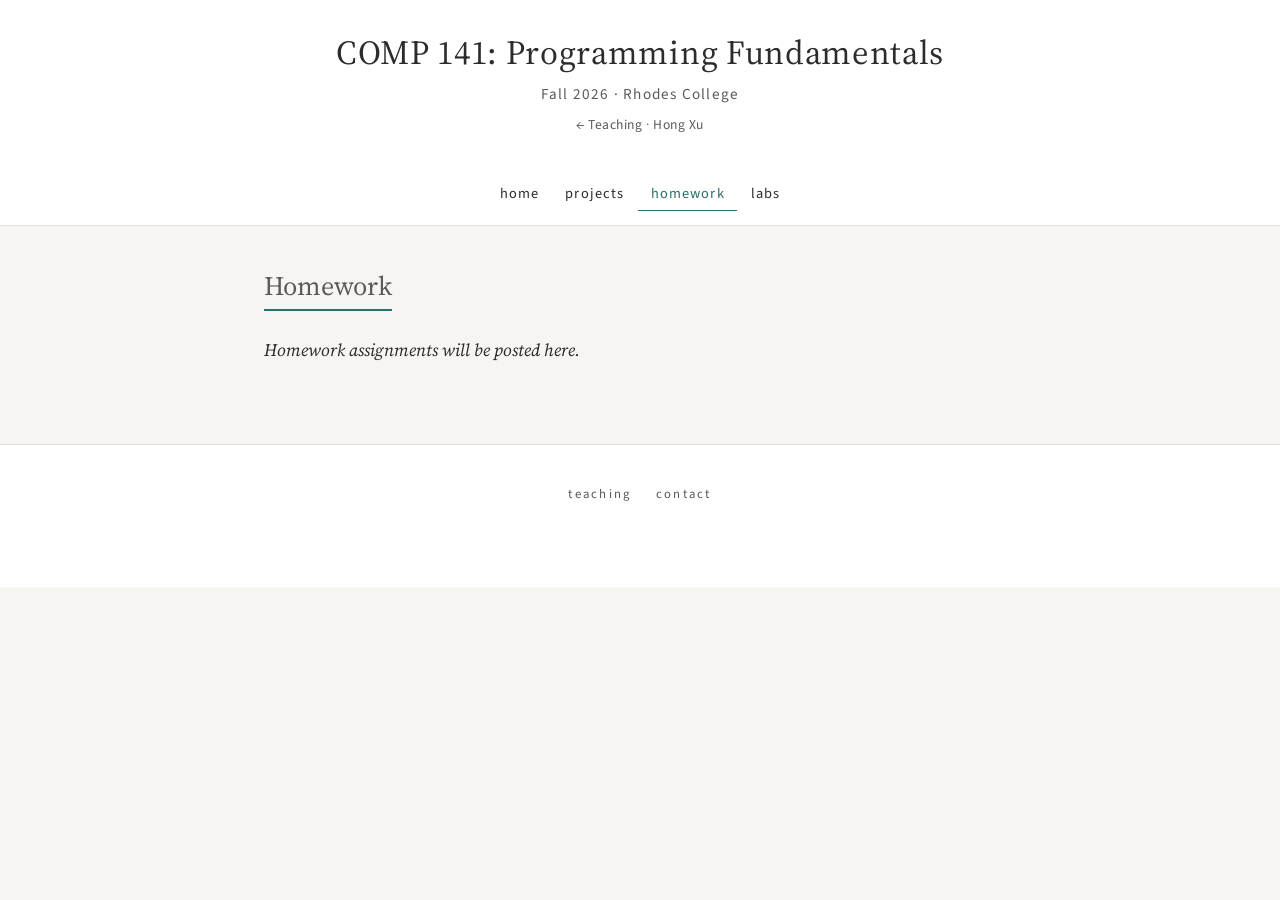
<file: courses/comp141-f26/homework/index.html>
<!DOCTYPE html>
<html lang="en">
<head>
  <meta charset="UTF-8">
  <meta name="viewport" content="width=device-width, initial-scale=1.0">
  <title>Homework — COMP 141 Fall 2026</title>
  <link rel="icon" href="../../../favicon.svg" type="image/svg+xml">
  <link rel="stylesheet" href="../../../css/style.css">
  <link rel="icon" href="../../../favicon.svg" type="image/svg+xml">
  <link rel="stylesheet" href="../../../css/course.css">
</head>
<body>
  <header class="course-header">
    <h1><a href="../index.html">COMP 141: Programming Fundamentals</a></h1>
    <span class="course-term">Fall 2026 · Rhodes College</span>
    <p class="course-crumb">
      <a href="../../../teaching.html">← Teaching</a>
      ·
      <a href="../../../index.html">Hong Xu</a>
    </p>
  </header>

  <nav>
    <div class="nav-container">
      <a href="../index.html" class="nav-link">home</a>
      <a href="../projects/" class="nav-link">projects</a>
      <a href="./" class="nav-link" aria-current="page">homework</a>
      <a href="../labs/" class="nav-link">labs</a>
    </div>
  </nav>

  <main class="page">
    <h2>Homework</h2>
    <p class="placeholder-note">Homework assignments will be posted here.</p>
  </main>

  <footer>
    <div class="footer-links">
      <a href="../../../teaching.html">teaching</a>
      <a href="../../../contact.html">contact</a>
    </div>
    <p id="last-updated"></p>
  </footer>
  <script src="../../../js/last-updated.js"></script>
</body>
</html>
</file>
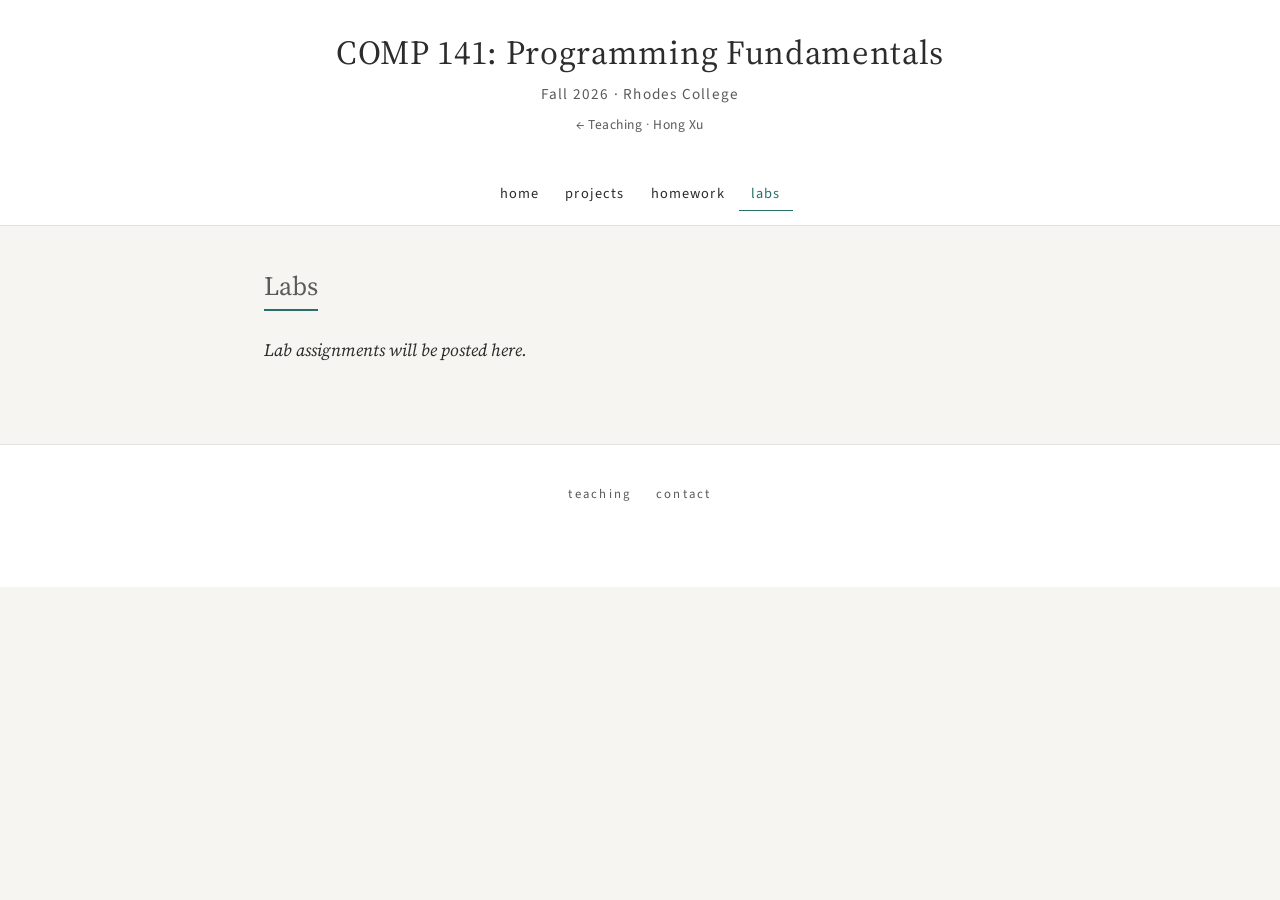
<file: courses/comp141-f26/labs/index.html>
<!DOCTYPE html>
<html lang="en">
<head>
  <meta charset="UTF-8">
  <meta name="viewport" content="width=device-width, initial-scale=1.0">
  <title>Labs — COMP 141 Fall 2026</title>
  <link rel="icon" href="../../../favicon.svg" type="image/svg+xml">
  <link rel="stylesheet" href="../../../css/style.css">
  <link rel="icon" href="../../../favicon.svg" type="image/svg+xml">
  <link rel="stylesheet" href="../../../css/course.css">
</head>
<body>
  <header class="course-header">
    <h1><a href="../index.html">COMP 141: Programming Fundamentals</a></h1>
    <span class="course-term">Fall 2026 · Rhodes College</span>
    <p class="course-crumb">
      <a href="../../../teaching.html">← Teaching</a>
      ·
      <a href="../../../index.html">Hong Xu</a>
    </p>
  </header>

  <nav>
    <div class="nav-container">
      <a href="../index.html" class="nav-link">home</a>
      <a href="../projects/" class="nav-link">projects</a>
      <a href="../homework/" class="nav-link">homework</a>
      <a href="./" class="nav-link" aria-current="page">labs</a>
    </div>
  </nav>

  <main class="page">
    <h2>Labs</h2>
    <p class="placeholder-note">Lab assignments will be posted here.</p>
  </main>

  <footer>
    <div class="footer-links">
      <a href="../../../teaching.html">teaching</a>
      <a href="../../../contact.html">contact</a>
    </div>
    <p id="last-updated"></p>
  </footer>
  <script src="../../../js/last-updated.js"></script>
</body>
</html>
</file>
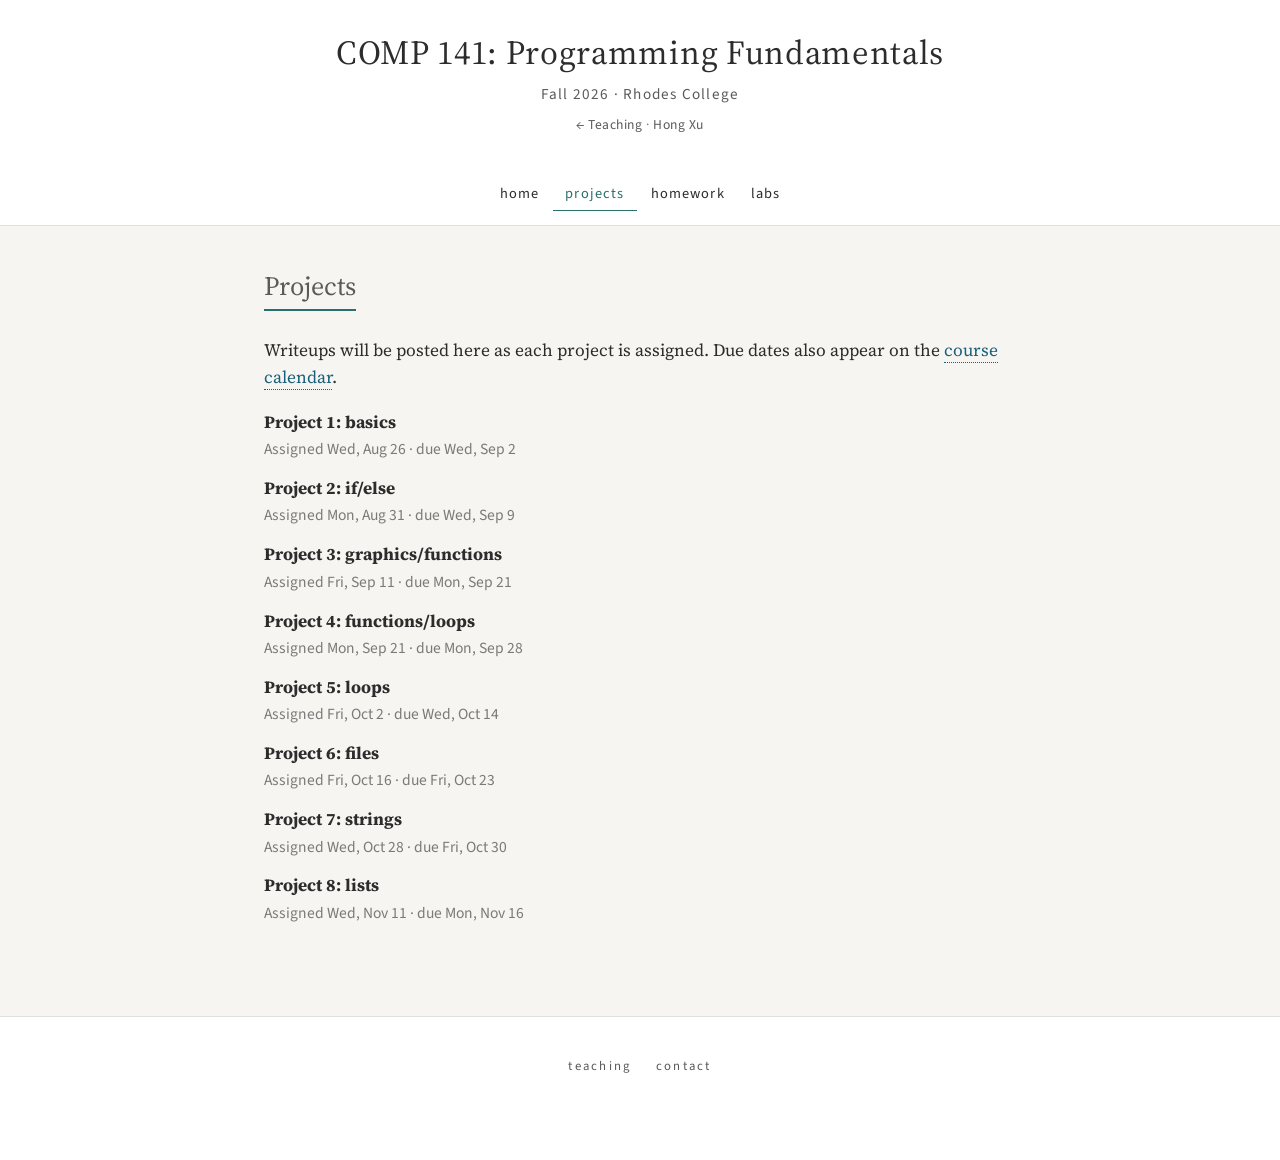
<file: courses/comp141-f26/projects/index.html>
<!DOCTYPE html>
<html lang="en">
<head>
  <meta charset="UTF-8">
  <meta name="viewport" content="width=device-width, initial-scale=1.0">
  <title>Projects — COMP 141 Fall 2026</title>
  <link rel="icon" href="../../../favicon.svg" type="image/svg+xml">
  <link rel="stylesheet" href="../../../css/style.css">
  <link rel="icon" href="../../../favicon.svg" type="image/svg+xml">
  <link rel="stylesheet" href="../../../css/course.css">
</head>
<body>
  <header class="course-header">
    <h1><a href="../index.html">COMP 141: Programming Fundamentals</a></h1>
    <span class="course-term">Fall 2026 · Rhodes College</span>
    <p class="course-crumb">
      <a href="../../../teaching.html">← Teaching</a>
      ·
      <a href="../../../index.html">Hong Xu</a>
    </p>
  </header>

  <nav>
    <div class="nav-container">
      <a href="../index.html" class="nav-link">home</a>
      <a href="./" class="nav-link" aria-current="page">projects</a>
      <a href="../homework/" class="nav-link">homework</a>
      <a href="../labs/" class="nav-link">labs</a>
    </div>
  </nav>

  <main class="page">
    <h2>Projects</h2>
    <p>
      Writeups will be posted here as each project is assigned. Due dates also
      appear on the <a href="../#calendar">course calendar</a>.
    </p>
    <ol class="project-list">
      <li id="p1">
        <strong>Project 1: basics</strong>
        <span class="due">Assigned Wed, Aug 26 · due Wed, Sep 2</span>
      </li>
      <li id="p2">
        <strong>Project 2: if/else</strong>
        <span class="due">Assigned Mon, Aug 31 · due Wed, Sep 9</span>
      </li>
      <li id="p3">
        <strong>Project 3: graphics/functions</strong>
        <span class="due">Assigned Fri, Sep 11 · due Mon, Sep 21</span>
      </li>
      <li id="p4">
        <strong>Project 4: functions/loops</strong>
        <span class="due">Assigned Mon, Sep 21 · due Mon, Sep 28</span>
      </li>
      <li id="p5">
        <strong>Project 5: loops</strong>
        <span class="due">Assigned Fri, Oct 2 · due Wed, Oct 14</span>
      </li>
      <li id="p6">
        <strong>Project 6: files</strong>
        <span class="due">Assigned Fri, Oct 16 · due Fri, Oct 23</span>
      </li>
      <li id="p7">
        <strong>Project 7: strings</strong>
        <span class="due">Assigned Wed, Oct 28 · due Fri, Oct 30</span>
      </li>
      <li id="p8">
        <strong>Project 8: lists</strong>
        <span class="due">Assigned Wed, Nov 11 · due Mon, Nov 16</span>
      </li>
    </ol>
  </main>

  <footer>
    <div class="footer-links">
      <a href="../../../teaching.html">teaching</a>
      <a href="../../../contact.html">contact</a>
    </div>
    <p id="last-updated"></p>
  </footer>
  <script src="../../../js/last-updated.js"></script>
</body>
</html>
</file>
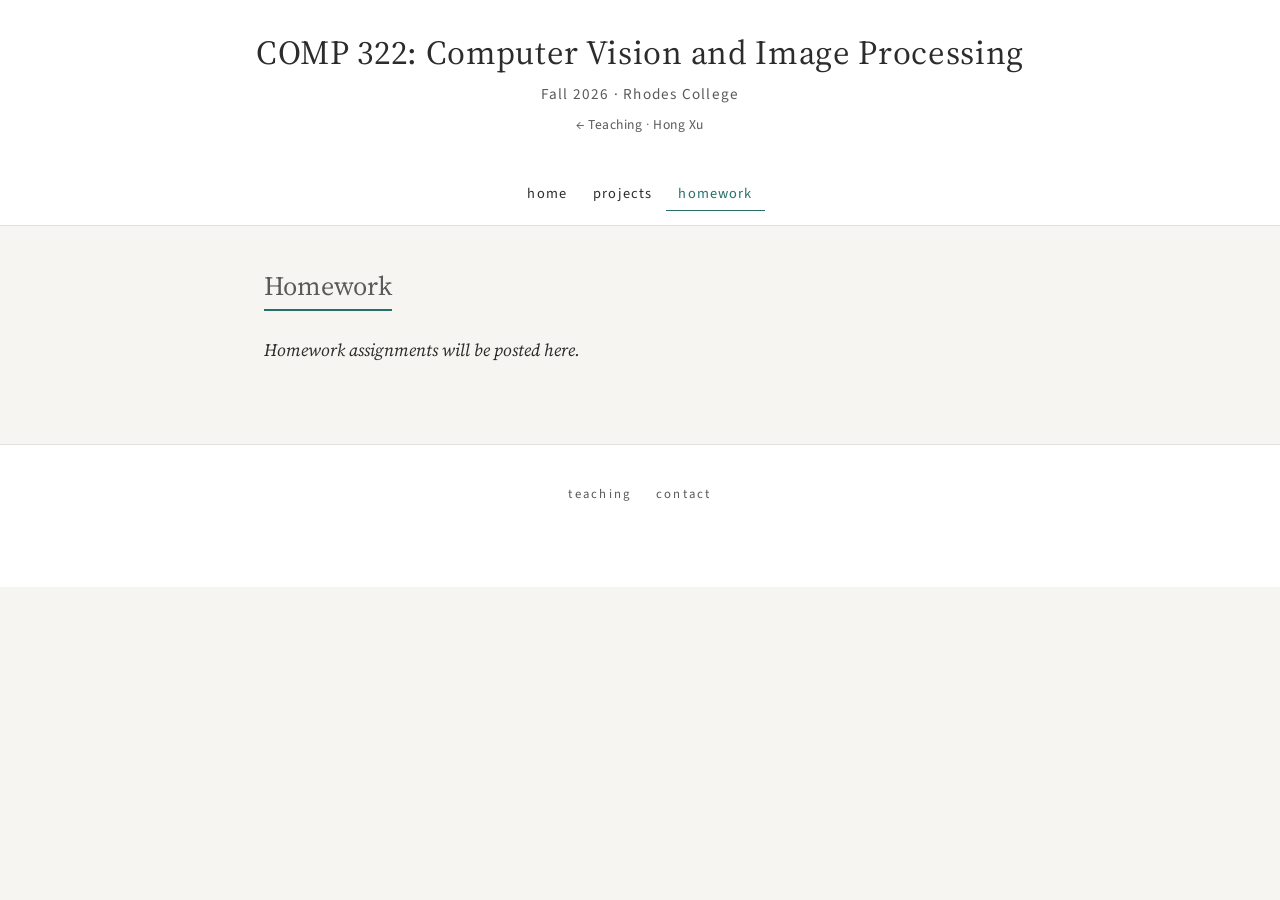
<file: courses/comp322-f26/homework/index.html>
<!DOCTYPE html>
<html lang="en">
<head>
  <meta charset="UTF-8">
  <meta name="viewport" content="width=device-width, initial-scale=1.0">
  <title>Homework — COMP 322 Fall 2026</title>
  <link rel="icon" href="../../../favicon.svg" type="image/svg+xml">
  <link rel="stylesheet" href="../../../css/style.css">
  <link rel="icon" href="../../../favicon.svg" type="image/svg+xml">
  <link rel="stylesheet" href="../../../css/course.css">
</head>
<body>
  <header class="course-header">
    <h1><a href="../index.html">COMP 322: Computer Vision and Image Processing</a></h1>
    <span class="course-term">Fall 2026 · Rhodes College</span>
    <p class="course-crumb">
      <a href="../../../teaching.html">← Teaching</a>
      ·
      <a href="../../../index.html">Hong Xu</a>
    </p>
  </header>

  <nav>
    <div class="nav-container">
      <a href="../index.html" class="nav-link">home</a>
      <a href="../projects/" class="nav-link">projects</a>
      <a href="./" class="nav-link" aria-current="page">homework</a>
    </div>
  </nav>

  <main class="page">
    <h2>Homework</h2>
    <p class="placeholder-note">Homework assignments will be posted here.</p>
  </main>

  <footer>
    <div class="footer-links">
      <a href="../../../teaching.html">teaching</a>
      <a href="../../../contact.html">contact</a>
    </div>
    <p id="last-updated"></p>
  </footer>
  <script src="../../../js/last-updated.js"></script>
</body>
</html>
</file>
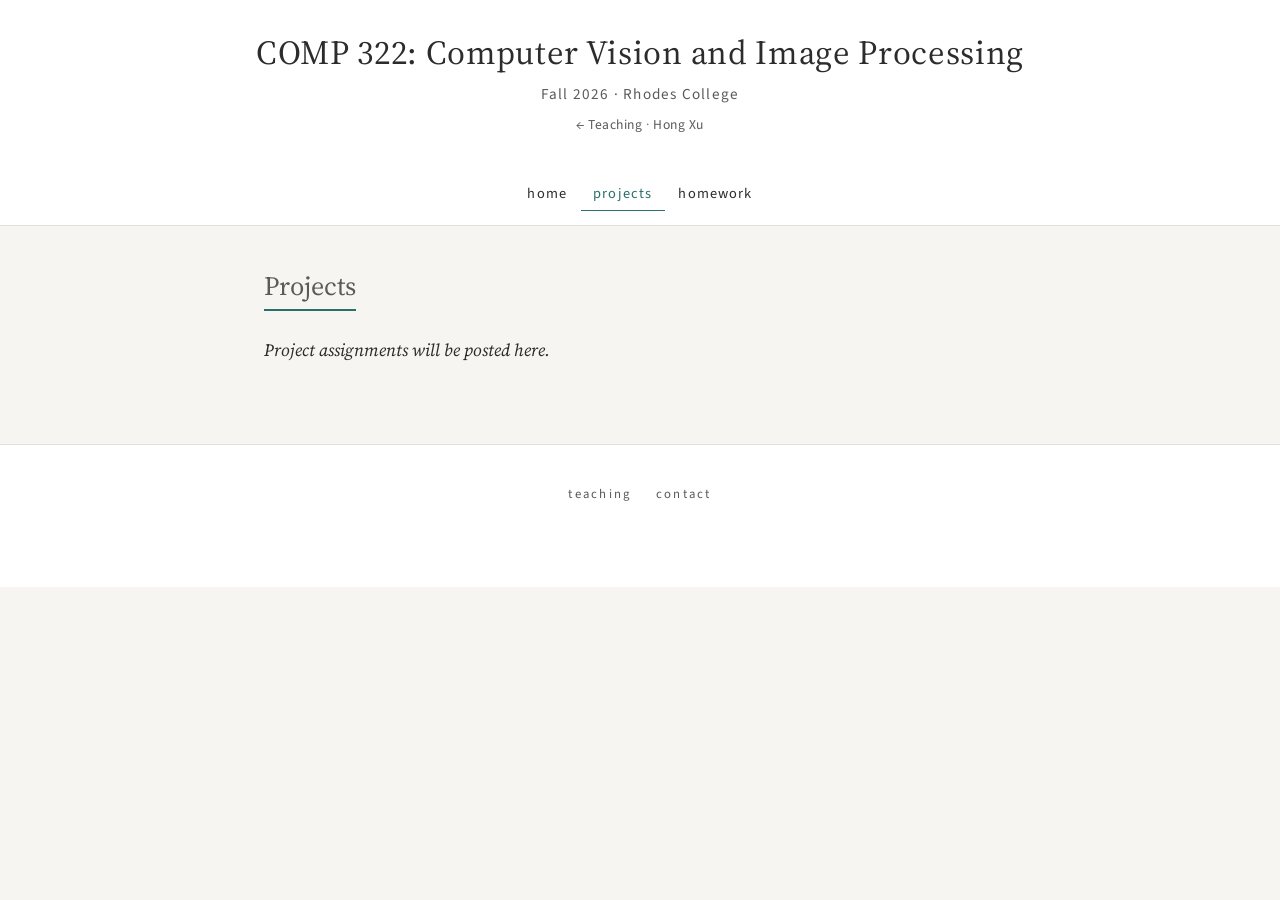
<file: courses/comp322-f26/projects/index.html>
<!DOCTYPE html>
<html lang="en">
<head>
  <meta charset="UTF-8">
  <meta name="viewport" content="width=device-width, initial-scale=1.0">
  <title>Projects — COMP 322 Fall 2026</title>
  <link rel="icon" href="../../../favicon.svg" type="image/svg+xml">
  <link rel="stylesheet" href="../../../css/style.css">
  <link rel="icon" href="../../../favicon.svg" type="image/svg+xml">
  <link rel="stylesheet" href="../../../css/course.css">
</head>
<body>
  <header class="course-header">
    <h1><a href="../index.html">COMP 322: Computer Vision and Image Processing</a></h1>
    <span class="course-term">Fall 2026 · Rhodes College</span>
    <p class="course-crumb">
      <a href="../../../teaching.html">← Teaching</a>
      ·
      <a href="../../../index.html">Hong Xu</a>
    </p>
  </header>

  <nav>
    <div class="nav-container">
      <a href="../index.html" class="nav-link">home</a>
      <a href="./" class="nav-link" aria-current="page">projects</a>
      <a href="../homework/" class="nav-link">homework</a>
    </div>
  </nav>

  <main class="page">
    <h2>Projects</h2>
    <p class="placeholder-note">Project assignments will be posted here.</p>
  </main>

  <footer>
    <div class="footer-links">
      <a href="../../../teaching.html">teaching</a>
      <a href="../../../contact.html">contact</a>
    </div>
    <p id="last-updated"></p>
  </footer>
  <script src="../../../js/last-updated.js"></script>
</body>
</html>
</file>
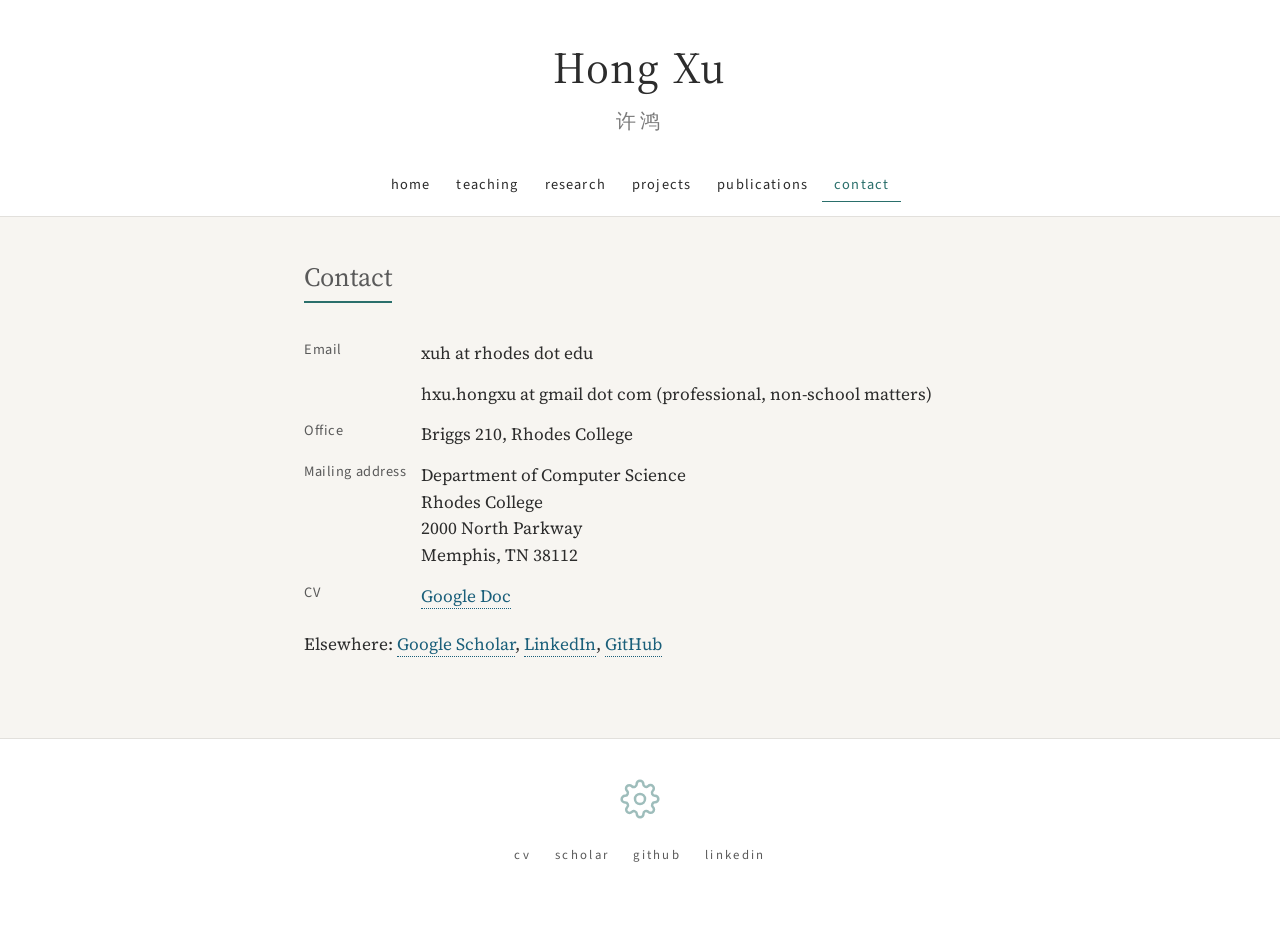
<file: contact.html>
<!DOCTYPE html>
<html lang="en">
<head>
  <meta charset="UTF-8">
  <meta name="viewport" content="width=device-width, initial-scale=1.0">
  <meta name="description" content="Contact information for Hong Xu.">
  <title>Contact — Hong Xu</title>
  <link rel="icon" href="favicon.svg" type="image/svg+xml">
  <link rel="stylesheet" href="css/style.css">
  <link rel="canonical" href="./contact.html">
</head>
<body>
  <header>
    <h1>
      <a href="index.html">Hong Xu</a>
      <span class="chinese-name">许鸿</span>
    </h1>
  </header>

  <nav>
    <div class="nav-container">
      <a href="index.html" class="nav-link">home</a>
      <a href="teaching.html" class="nav-link">teaching</a>
      <a href="research.html" class="nav-link">research</a>
      <a href="projects.html" class="nav-link">projects</a>
      <a href="publications.html" class="nav-link">publications</a>
      <a href="contact.html" class="nav-link" aria-current="page">contact</a>
    </div>
  </nav>

  <main class="page">
    <h2 id="contact">Contact</h2>
    <table class="contact-table">
      <tbody>
        <tr>
          <td>Email</td>
          <td>xuh at rhodes dot edu</td>
        </tr>
        <tr>
          <td></td>
          <td>hxu.hongxu at gmail dot com (professional, non-school matters)</td>
        </tr>
        <tr>
          <td>Office</td>
          <td>Briggs 210, Rhodes College</td>
        </tr>
        <tr>
          <td>Mailing address</td>
          <td>
            Department of Computer Science<br>
            Rhodes College<br>
            2000 North Parkway<br>
            Memphis, TN 38112
          </td>
        </tr>
        <tr>
          <td>CV</td>
          <td><a href="https://docs.google.com/document/d/1pGgMmoiihEba5jH1sn98jZFSw0UrWVGnsVc98qDrZ1Y/edit?usp=sharing">Google Doc</a></td>
        </tr>
      </tbody>
    </table>
    <p class="elsewhere">
      Elsewhere:
      <a href="https://scholar.google.com/citations?user=iXbtBI0AAAAJ&amp;hl=en">Google Scholar</a>,
      <a href="https://www.linkedin.com/in/hong-xu-ph-d-b2b5a2116">LinkedIn</a>,
      <a href="https://github.com/HeavenlyBerserker">GitHub</a>
    </p>
  </main>

  <footer>
    <svg class="footer-mark" width="40" height="40" viewBox="0 0 24 24" aria-hidden="true">
      <g fill="none" stroke="#2a6f6b" stroke-width="1.5" stroke-linejoin="round" stroke-linecap="round">
        <circle cx="12" cy="12" r="3"/>
        <path d="M19.4 15a1.65 1.65 0 0 0 .33 1.82l.06.06a2 2 0 0 1 0 2.83 2 2 0 0 1-2.83 0l-.06-.06a1.65 1.65 0 0 0-1.82-.33 1.65 1.65 0 0 0-1 1.51V21a2 2 0 0 1-2 2 2 2 0 0 1-2-2v-.09A1.65 1.65 0 0 0 9 19.4a1.65 1.65 0 0 0-1.82.33l-.06.06a2 2 0 0 1-2.83 0 2 2 0 0 1 0-2.83l.06-.06a1.65 1.65 0 0 0 .33-1.82 1.65 1.65 0 0 0-1.51-1H3a2 2 0 0 1-2-2 2 2 0 0 1 2-2h.09A1.65 1.65 0 0 0 4.6 9a1.65 1.65 0 0 0-.33-1.82l-.06-.06a2 2 0 0 1 0-2.83 2 2 0 0 1 2.83 0l.06.06a1.65 1.65 0 0 0 1.82.33H9a1.65 1.65 0 0 0 1-1.51V3a2 2 0 0 1 2-2 2 2 0 0 1 2 2v.09a1.65 1.65 0 0 0 1 1.51 1.65 1.65 0 0 0 1.82-.33l.06-.06a2 2 0 0 1 2.83 0 2 2 0 0 1 0 2.83l-.06.06a1.65 1.65 0 0 0-.33 1.82V9a1.65 1.65 0 0 0 1.51 1H21a2 2 0 0 1 2 2 2 2 0 0 1-2 2h-.09a1.65 1.65 0 0 0-1.51 1z"/>
      </g>
    </svg>
    <div class="footer-links">
      <a href="https://docs.google.com/document/d/1pGgMmoiihEba5jH1sn98jZFSw0UrWVGnsVc98qDrZ1Y/edit?usp=sharing">cv</a>
      <a href="https://scholar.google.com/citations?user=iXbtBI0AAAAJ&amp;hl=en">scholar</a>
      <a href="https://github.com/HeavenlyBerserker">github</a>
      <a href="https://www.linkedin.com/in/hong-xu-ph-d-b2b5a2116">linkedin</a>
    </div>
    <p id="last-updated"></p>
  </footer>
  <script src="js/last-updated.js"></script>
</body>
</html>
</file>
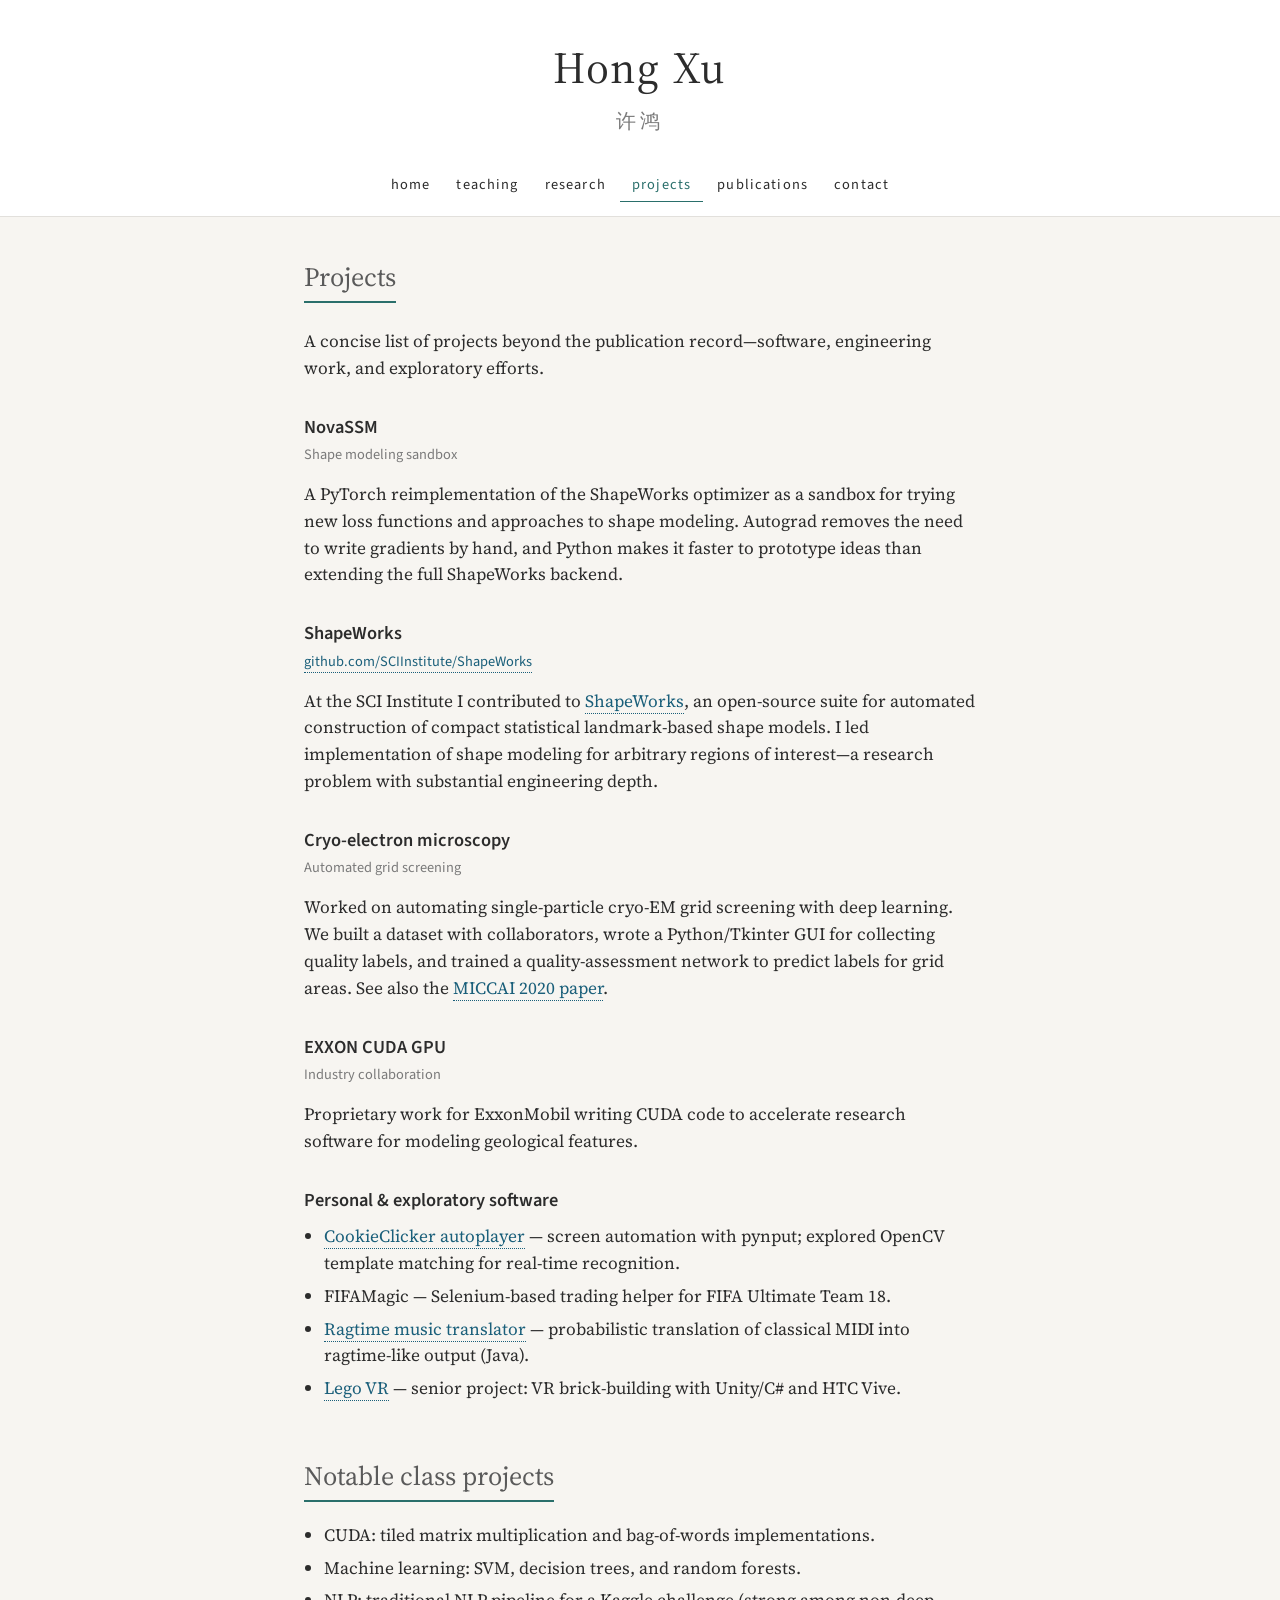
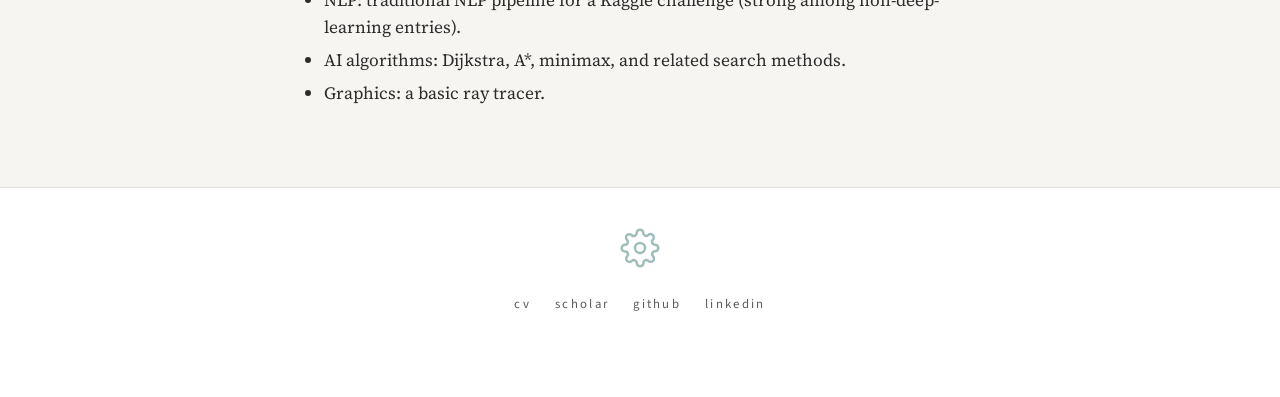
<file: projects.html>
<!DOCTYPE html>
<html lang="en">
<head>
  <meta charset="UTF-8">
  <meta name="viewport" content="width=device-width, initial-scale=1.0">
  <meta name="description" content="Projects by Hong Xu.">
  <title>Projects — Hong Xu</title>
  <link rel="icon" href="favicon.svg" type="image/svg+xml">
  <link rel="stylesheet" href="css/style.css">
  <link rel="canonical" href="./projects.html">
</head>
<body>
  <header>
    <h1>
      <a href="index.html">Hong Xu</a>
      <span class="chinese-name">许鸿</span>
    </h1>
  </header>

  <nav>
    <div class="nav-container">
      <a href="index.html" class="nav-link">home</a>
      <a href="teaching.html" class="nav-link">teaching</a>
      <a href="research.html" class="nav-link">research</a>
      <a href="projects.html" class="nav-link" aria-current="page">projects</a>
      <a href="publications.html" class="nav-link">publications</a>
      <a href="contact.html" class="nav-link">contact</a>
    </div>
  </nav>

  <main class="page">
    <h2 id="projects">Projects</h2>
    <p>
      A concise list of projects beyond the publication record—software,
      engineering work, and exploratory efforts.
    </p>

    <div class="project">
      <h3>NovaSSM</h3>
      <p class="meta">Shape modeling sandbox</p>
      <p>
        A PyTorch reimplementation of the ShapeWorks optimizer as a sandbox for
        trying new loss functions and approaches to shape modeling. Autograd
        removes the need to write gradients by hand, and Python makes it faster
        to prototype ideas than extending the full ShapeWorks backend.
      </p>
    </div>

    <div class="project">
      <h3>ShapeWorks</h3>
      <p class="meta">
        <a href="https://github.com/SCIInstitute/ShapeWorks">github.com/SCIInstitute/ShapeWorks</a>
      </p>
      <p>
        At the SCI Institute I contributed to
        <a href="https://github.com/SCIInstitute/ShapeWorks">ShapeWorks</a>, an
        open-source suite for automated construction of compact statistical
        landmark-based shape models. I led implementation of shape modeling for
        arbitrary regions of interest—a research problem with substantial
        engineering depth.
      </p>
    </div>

    <div class="project">
      <h3>Cryo-electron microscopy</h3>
      <p class="meta">Automated grid screening</p>
      <p>
        Worked on automating single-particle cryo-EM grid screening with deep
        learning. We built a dataset with collaborators, wrote a Python/Tkinter
        GUI for collecting quality labels, and trained a quality-assessment
        network to predict labels for grid areas. See also the
        <a href="https://arxiv.org/abs/2007.05593">MICCAI 2020 paper</a>.
      </p>
    </div>

    <div class="project">
      <h3>EXXON CUDA GPU</h3>
      <p class="meta">Industry collaboration</p>
      <p>
        Proprietary work for ExxonMobil writing CUDA code to accelerate research
        software for modeling geological features.
      </p>
    </div>

    <div class="project">
      <h3>Personal &amp; exploratory software</h3>
      <ul>
        <li>
          <a href="https://github.com/HeavenlyBerserker/AutoCookieClicker.git">CookieClicker autoplayer</a>
          — screen automation with pynput; explored OpenCV template matching for
          real-time recognition.
        </li>
        <li>
          FIFAMagic — Selenium-based trading helper for FIFA Ultimate Team 18.
        </li>
        <li>
          <a href="https://github.com/HeavenlyBerserker/MidiWriter.git">Ragtime music translator</a>
          — probabilistic translation of classical MIDI into ragtime-like output
          (Java).
        </li>
        <li>
          <a href="https://github.com/HeavenlyBerserker/Lego-VR.git">Lego VR</a>
          — senior project: VR brick-building with Unity/C# and HTC Vive.
        </li>
      </ul>
    </div>

    <h2 id="class-projects">Notable class projects</h2>
    <ul>
      <li>CUDA: tiled matrix multiplication and bag-of-words implementations.</li>
      <li>Machine learning: SVM, decision trees, and random forests.</li>
      <li>NLP: traditional NLP pipeline for a Kaggle challenge (strong among non-deep-learning entries).</li>
      <li>AI algorithms: Dijkstra, A*, minimax, and related search methods.</li>
      <li>Graphics: a basic ray tracer.</li>
    </ul>
  </main>

  <footer>
    <svg class="footer-mark" width="40" height="40" viewBox="0 0 24 24" aria-hidden="true">
      <g fill="none" stroke="#2a6f6b" stroke-width="1.5" stroke-linejoin="round" stroke-linecap="round">
        <circle cx="12" cy="12" r="3"/>
        <path d="M19.4 15a1.65 1.65 0 0 0 .33 1.82l.06.06a2 2 0 0 1 0 2.83 2 2 0 0 1-2.83 0l-.06-.06a1.65 1.65 0 0 0-1.82-.33 1.65 1.65 0 0 0-1 1.51V21a2 2 0 0 1-2 2 2 2 0 0 1-2-2v-.09A1.65 1.65 0 0 0 9 19.4a1.65 1.65 0 0 0-1.82.33l-.06.06a2 2 0 0 1-2.83 0 2 2 0 0 1 0-2.83l.06-.06a1.65 1.65 0 0 0 .33-1.82 1.65 1.65 0 0 0-1.51-1H3a2 2 0 0 1-2-2 2 2 0 0 1 2-2h.09A1.65 1.65 0 0 0 4.6 9a1.65 1.65 0 0 0-.33-1.82l-.06-.06a2 2 0 0 1 0-2.83 2 2 0 0 1 2.83 0l.06.06a1.65 1.65 0 0 0 1.82.33H9a1.65 1.65 0 0 0 1-1.51V3a2 2 0 0 1 2-2 2 2 0 0 1 2 2v.09a1.65 1.65 0 0 0 1 1.51 1.65 1.65 0 0 0 1.82-.33l.06-.06a2 2 0 0 1 2.83 0 2 2 0 0 1 0 2.83l-.06.06a1.65 1.65 0 0 0-.33 1.82V9a1.65 1.65 0 0 0 1.51 1H21a2 2 0 0 1 2 2 2 2 0 0 1-2 2h-.09a1.65 1.65 0 0 0-1.51 1z"/>
      </g>
    </svg>
    <div class="footer-links">
      <a href="https://docs.google.com/document/d/1pGgMmoiihEba5jH1sn98jZFSw0UrWVGnsVc98qDrZ1Y/edit?usp=sharing">cv</a>
      <a href="https://scholar.google.com/citations?user=iXbtBI0AAAAJ&amp;hl=en">scholar</a>
      <a href="https://github.com/HeavenlyBerserker">github</a>
      <a href="https://www.linkedin.com/in/hong-xu-ph-d-b2b5a2116">linkedin</a>
    </div>
    <p id="last-updated"></p>
  </footer>
  <script src="js/last-updated.js"></script>
</body>
</html>
</file>
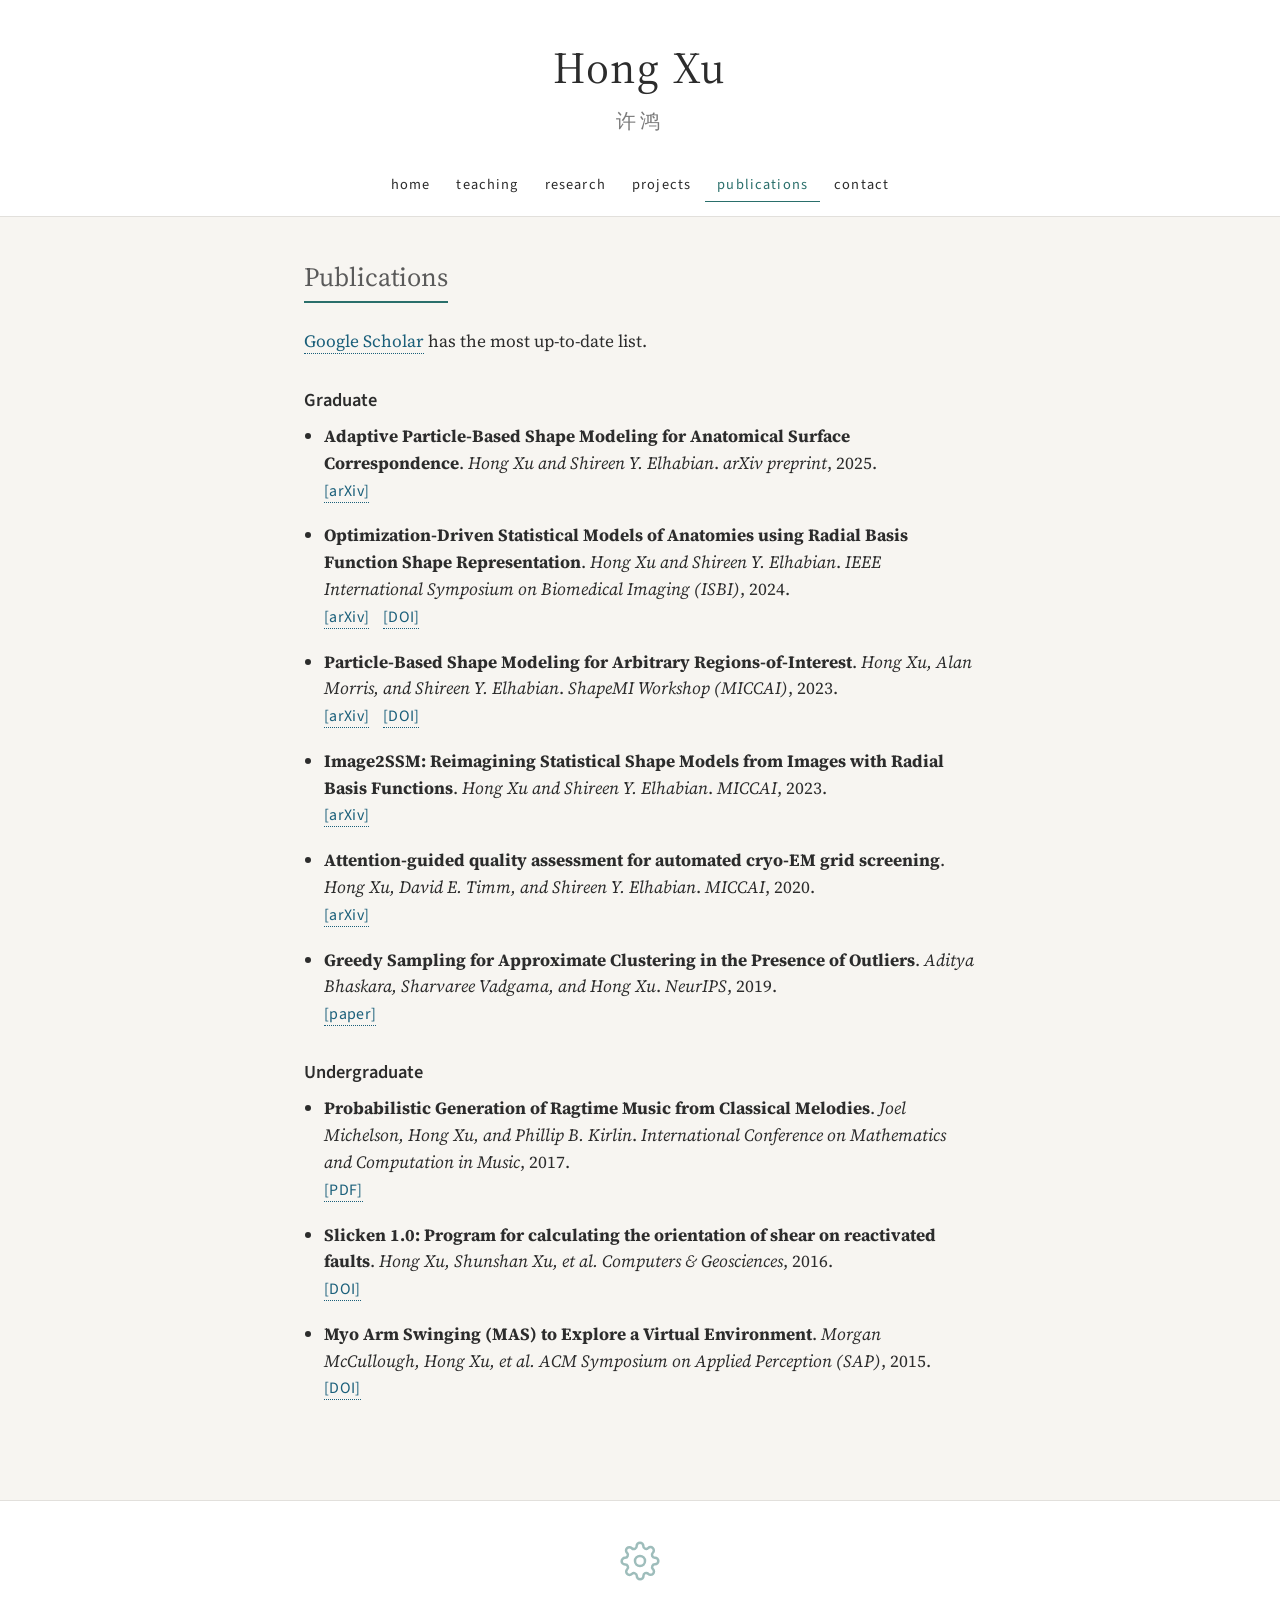
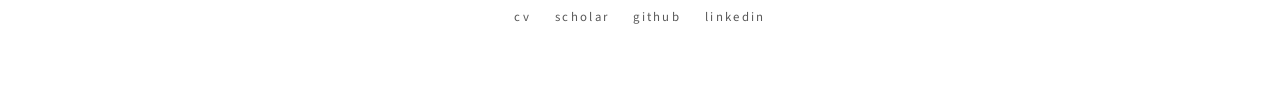
<file: publications.html>
<!DOCTYPE html>
<html lang="en">
<head>
  <meta charset="UTF-8">
  <meta name="viewport" content="width=device-width, initial-scale=1.0">
  <meta name="description" content="Publications by Hong Xu.">
  <title>Publications — Hong Xu</title>
  <link rel="icon" href="favicon.svg" type="image/svg+xml">
  <link rel="stylesheet" href="css/style.css">
  <link rel="canonical" href="./publications.html">
</head>
<body>
  <header>
    <h1>
      <a href="index.html">Hong Xu</a>
      <span class="chinese-name">许鸿</span>
    </h1>
  </header>

  <nav>
    <div class="nav-container">
      <a href="index.html" class="nav-link">home</a>
      <a href="teaching.html" class="nav-link">teaching</a>
      <a href="research.html" class="nav-link">research</a>
      <a href="projects.html" class="nav-link">projects</a>
      <a href="publications.html" class="nav-link" aria-current="page">publications</a>
      <a href="contact.html" class="nav-link">contact</a>
    </div>
  </nav>

  <main class="page">
    <h2 id="publications">Publications</h2>
    <p>
      <a href="https://scholar.google.com/citations?user=iXbtBI0AAAAJ&amp;hl=en">Google Scholar</a>
      has the most up-to-date list.
    </p>

    <h3>Graduate</h3>
    <ul class="papers">
      <li>
        <strong>Adaptive Particle-Based Shape Modeling for Anatomical Surface Correspondence</strong>.
        <em>Hong Xu and Shireen Y. Elhabian</em>.
        <span class="venue">arXiv preprint</span>, 2025.<br>
        <span class="links">
          <a href="https://arxiv.org/abs/2507.07379">[arXiv]</a>
        </span>
      </li>
      <li>
        <strong>Optimization-Driven Statistical Models of Anatomies using Radial Basis Function Shape Representation</strong>.
        <em>Hong Xu and Shireen Y. Elhabian</em>.
        <span class="venue">IEEE International Symposium on Biomedical Imaging (ISBI)</span>, 2024.<br>
        <span class="links">
          <a href="https://arxiv.org/abs/2411.15882">[arXiv]</a>
          <a href="https://doi.org/10.1109/ISBI56570.2024.10635852">[DOI]</a>
        </span>
      </li>
      <li>
        <strong>Particle-Based Shape Modeling for Arbitrary Regions-of-Interest</strong>.
        <em>Hong Xu, Alan Morris, and Shireen Y. Elhabian</em>.
        <span class="venue">ShapeMI Workshop (MICCAI)</span>, 2023.<br>
        <span class="links">
          <a href="https://arxiv.org/abs/2401.00067">[arXiv]</a>
          <a href="https://doi.org/10.1007/978-3-031-46914-5_4">[DOI]</a>
        </span>
      </li>
      <li>
        <strong>Image2SSM: Reimagining Statistical Shape Models from Images with Radial Basis Functions</strong>.
        <em>Hong Xu and Shireen Y. Elhabian</em>.
        <span class="venue">MICCAI</span>, 2023.<br>
        <span class="links">
          <a href="https://arxiv.org/abs/2305.11946">[arXiv]</a>
        </span>
      </li>
      <li>
        <strong>Attention-guided quality assessment for automated cryo-EM grid screening</strong>.
        <em>Hong Xu, David E. Timm, and Shireen Y. Elhabian</em>.
        <span class="venue">MICCAI</span>, 2020.<br>
        <span class="links">
          <a href="https://arxiv.org/abs/2007.05593">[arXiv]</a>
        </span>
      </li>
      <li>
        <strong>Greedy Sampling for Approximate Clustering in the Presence of Outliers</strong>.
        <em>Aditya Bhaskara, Sharvaree Vadgama, and Hong Xu</em>.
        <span class="venue">NeurIPS</span>, 2019.<br>
        <span class="links">
          <a href="https://papers.nips.cc/paper/9294-greedy-sampling-for-approximate-clustering-in-the-presence-of-outliers">[paper]</a>
        </span>
      </li>
    </ul>

    <h3>Undergraduate</h3>
    <ul class="papers">
      <li>
        <strong>Probabilistic Generation of Ragtime Music from Classical Melodies</strong>.
        <em>Joel Michelson, Hong Xu, and Phillip B. Kirlin</em>.
        <span class="venue">International Conference on Mathematics and Computation in Music</span>, 2017.<br>
        <span class="links">
          <a href="http://www.cs.rhodes.edu/~kirlinp/papers/michelson17probabilistic.pdf">[PDF]</a>
        </span>
      </li>
      <li>
        <strong>Slicken 1.0: Program for calculating the orientation of shear on reactivated faults</strong>.
        <em>Hong Xu, Shunshan Xu, et al.</em>
        <span class="venue">Computers &amp; Geosciences</span>, 2016.<br>
        <span class="links">
          <a href="http://dx.doi.org/10.1016/j.cageo.2016.07.015">[DOI]</a>
        </span>
      </li>
      <li>
        <strong>Myo Arm Swinging (MAS) to Explore a Virtual Environment</strong>.
        <em>Morgan McCullough, Hong Xu, et al.</em>
        <span class="venue">ACM Symposium on Applied Perception (SAP)</span>, 2015.<br>
        <span class="links">
          <a href="http://dx.doi.org/10.1145/2804408.2804416">[DOI]</a>
        </span>
      </li>
    </ul>
  </main>

  <footer>
    <svg class="footer-mark" width="40" height="40" viewBox="0 0 24 24" aria-hidden="true">
      <g fill="none" stroke="#2a6f6b" stroke-width="1.5" stroke-linejoin="round" stroke-linecap="round">
        <circle cx="12" cy="12" r="3"/>
        <path d="M19.4 15a1.65 1.65 0 0 0 .33 1.82l.06.06a2 2 0 0 1 0 2.83 2 2 0 0 1-2.83 0l-.06-.06a1.65 1.65 0 0 0-1.82-.33 1.65 1.65 0 0 0-1 1.51V21a2 2 0 0 1-2 2 2 2 0 0 1-2-2v-.09A1.65 1.65 0 0 0 9 19.4a1.65 1.65 0 0 0-1.82.33l-.06.06a2 2 0 0 1-2.83 0 2 2 0 0 1 0-2.83l.06-.06a1.65 1.65 0 0 0 .33-1.82 1.65 1.65 0 0 0-1.51-1H3a2 2 0 0 1-2-2 2 2 0 0 1 2-2h.09A1.65 1.65 0 0 0 4.6 9a1.65 1.65 0 0 0-.33-1.82l-.06-.06a2 2 0 0 1 0-2.83 2 2 0 0 1 2.83 0l.06.06a1.65 1.65 0 0 0 1.82.33H9a1.65 1.65 0 0 0 1-1.51V3a2 2 0 0 1 2-2 2 2 0 0 1 2 2v.09a1.65 1.65 0 0 0 1 1.51 1.65 1.65 0 0 0 1.82-.33l.06-.06a2 2 0 0 1 2.83 0 2 2 0 0 1 0 2.83l-.06.06a1.65 1.65 0 0 0-.33 1.82V9a1.65 1.65 0 0 0 1.51 1H21a2 2 0 0 1 2 2 2 2 0 0 1-2 2h-.09a1.65 1.65 0 0 0-1.51 1z"/>
      </g>
    </svg>
    <div class="footer-links">
      <a href="https://docs.google.com/document/d/1pGgMmoiihEba5jH1sn98jZFSw0UrWVGnsVc98qDrZ1Y/edit?usp=sharing">cv</a>
      <a href="https://scholar.google.com/citations?user=iXbtBI0AAAAJ&amp;hl=en">scholar</a>
      <a href="https://github.com/HeavenlyBerserker">github</a>
      <a href="https://www.linkedin.com/in/hong-xu-ph-d-b2b5a2116">linkedin</a>
    </div>
    <p id="last-updated"></p>
  </footer>
  <script src="js/last-updated.js"></script>
</body>
</html>
</file>
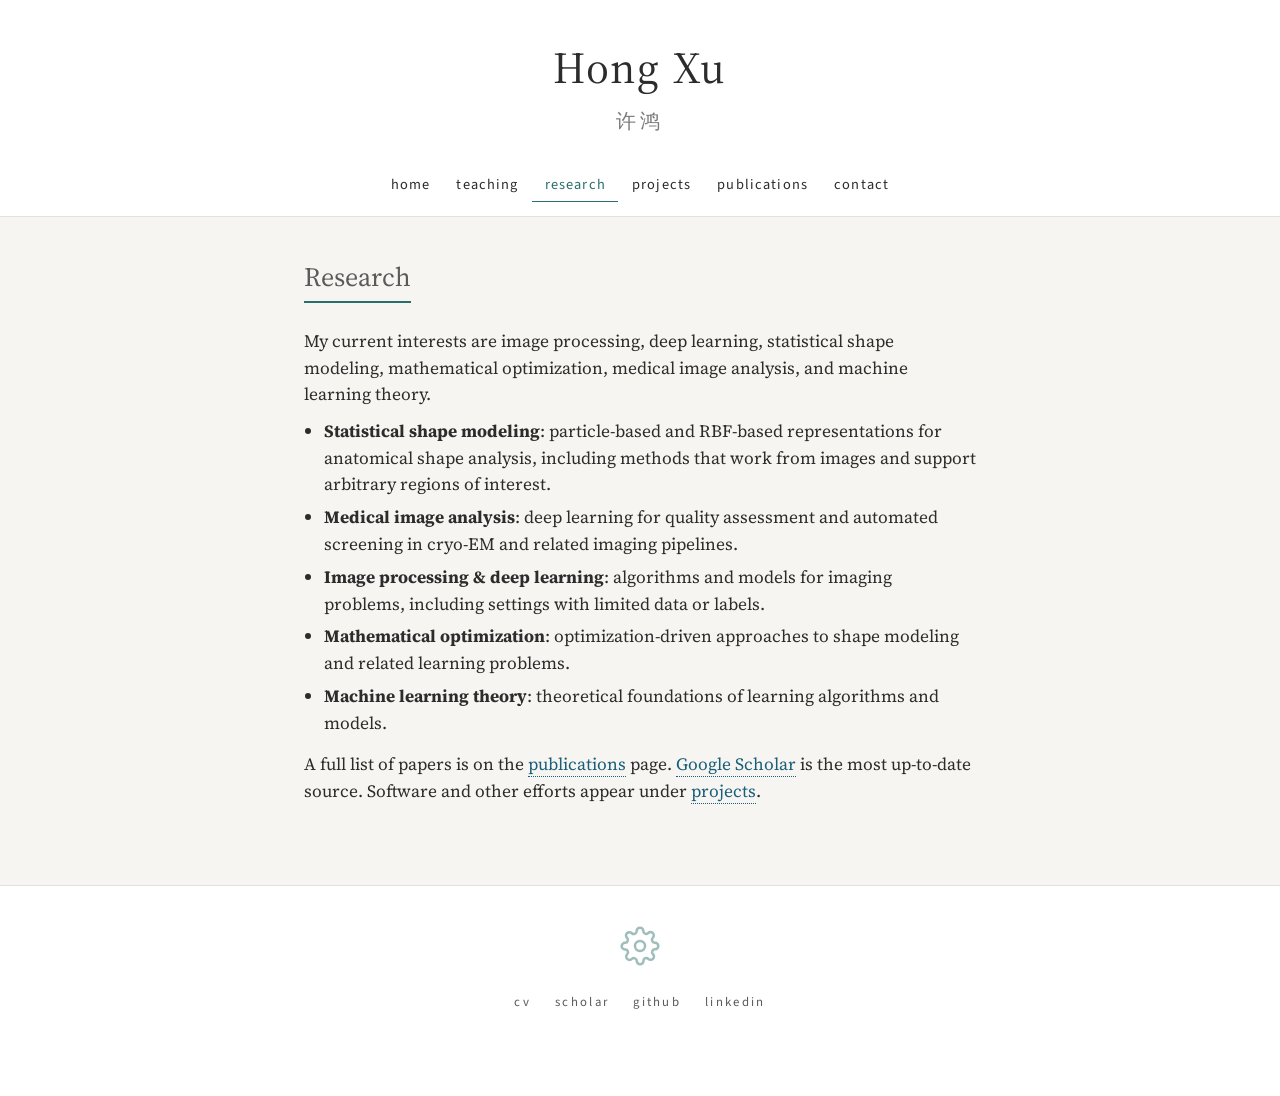
<file: research.html>
<!DOCTYPE html>
<html lang="en">
<head>
  <meta charset="UTF-8">
  <meta name="viewport" content="width=device-width, initial-scale=1.0">
  <meta name="description" content="Research interests of Hong Xu.">
  <title>Research — Hong Xu</title>
  <link rel="icon" href="favicon.svg" type="image/svg+xml">
  <link rel="stylesheet" href="css/style.css">
  <link rel="canonical" href="./research.html">
</head>
<body>
  <header>
    <h1>
      <a href="index.html">Hong Xu</a>
      <span class="chinese-name">许鸿</span>
    </h1>
  </header>

  <nav>
    <div class="nav-container">
      <a href="index.html" class="nav-link">home</a>
      <a href="teaching.html" class="nav-link">teaching</a>
      <a href="research.html" class="nav-link" aria-current="page">research</a>
      <a href="projects.html" class="nav-link">projects</a>
      <a href="publications.html" class="nav-link">publications</a>
      <a href="contact.html" class="nav-link">contact</a>
    </div>
  </nav>

  <main class="page">
    <h2 id="research">Research</h2>
    <p>
      My current interests are image processing, deep learning, statistical
      shape modeling, mathematical optimization, medical image analysis, and
      machine learning theory.
    </p>
    <ul>
      <li>
        <strong>Statistical shape modeling</strong>: particle-based and
        RBF-based representations for anatomical shape analysis, including
        methods that work from images and support arbitrary regions of interest.
      </li>
      <li>
        <strong>Medical image analysis</strong>: deep learning for quality
        assessment and automated screening in cryo-EM and related imaging
        pipelines.
      </li>
      <li>
        <strong>Image processing &amp; deep learning</strong>: algorithms and
        models for imaging problems, including settings with limited data or
        labels.
      </li>
      <li>
        <strong>Mathematical optimization</strong>: optimization-driven approaches
        to shape modeling and related learning problems.
      </li>
      <li>
        <strong>Machine learning theory</strong>: theoretical foundations of
        learning algorithms and models.
      </li>
    </ul>
    <p>
      A full list of papers is on the
      <a href="publications.html">publications</a> page.
      <a href="https://scholar.google.com/citations?user=iXbtBI0AAAAJ&amp;hl=en">Google Scholar</a>
      is the most up-to-date source. Software and other efforts appear under
      <a href="projects.html">projects</a>.
    </p>
  </main>

  <footer>
    <svg class="footer-mark" width="40" height="40" viewBox="0 0 24 24" aria-hidden="true">
      <g fill="none" stroke="#2a6f6b" stroke-width="1.5" stroke-linejoin="round" stroke-linecap="round">
        <circle cx="12" cy="12" r="3"/>
        <path d="M19.4 15a1.65 1.65 0 0 0 .33 1.82l.06.06a2 2 0 0 1 0 2.83 2 2 0 0 1-2.83 0l-.06-.06a1.65 1.65 0 0 0-1.82-.33 1.65 1.65 0 0 0-1 1.51V21a2 2 0 0 1-2 2 2 2 0 0 1-2-2v-.09A1.65 1.65 0 0 0 9 19.4a1.65 1.65 0 0 0-1.82.33l-.06.06a2 2 0 0 1-2.83 0 2 2 0 0 1 0-2.83l.06-.06a1.65 1.65 0 0 0 .33-1.82 1.65 1.65 0 0 0-1.51-1H3a2 2 0 0 1-2-2 2 2 0 0 1 2-2h.09A1.65 1.65 0 0 0 4.6 9a1.65 1.65 0 0 0-.33-1.82l-.06-.06a2 2 0 0 1 0-2.83 2 2 0 0 1 2.83 0l.06.06a1.65 1.65 0 0 0 1.82.33H9a1.65 1.65 0 0 0 1-1.51V3a2 2 0 0 1 2-2 2 2 0 0 1 2 2v.09a1.65 1.65 0 0 0 1 1.51 1.65 1.65 0 0 0 1.82-.33l.06-.06a2 2 0 0 1 2.83 0 2 2 0 0 1 0 2.83l-.06.06a1.65 1.65 0 0 0-.33 1.82V9a1.65 1.65 0 0 0 1.51 1H21a2 2 0 0 1 2 2 2 2 0 0 1-2 2h-.09a1.65 1.65 0 0 0-1.51 1z"/>
      </g>
    </svg>
    <div class="footer-links">
      <a href="https://docs.google.com/document/d/1pGgMmoiihEba5jH1sn98jZFSw0UrWVGnsVc98qDrZ1Y/edit?usp=sharing">cv</a>
      <a href="https://scholar.google.com/citations?user=iXbtBI0AAAAJ&amp;hl=en">scholar</a>
      <a href="https://github.com/HeavenlyBerserker">github</a>
      <a href="https://www.linkedin.com/in/hong-xu-ph-d-b2b5a2116">linkedin</a>
    </div>
    <p id="last-updated"></p>
  </footer>
  <script src="js/last-updated.js"></script>
</body>
</html>
</file>
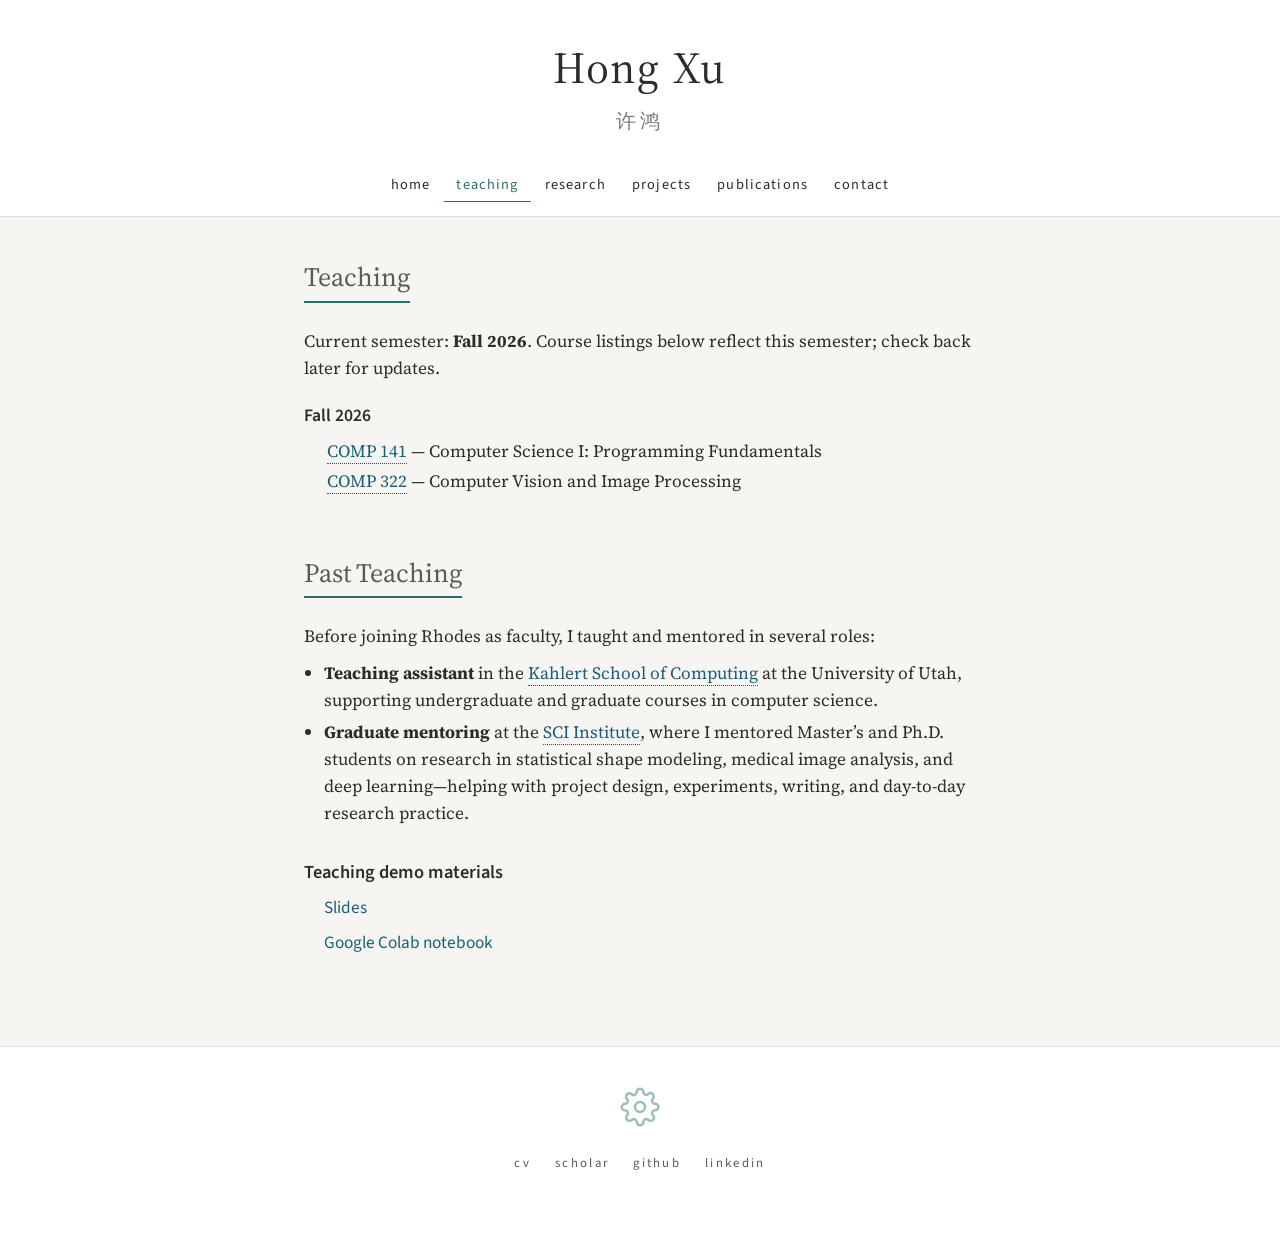
<file: teaching.html>
<!DOCTYPE html>
<html lang="en">
<head>
  <meta charset="UTF-8">
  <meta name="viewport" content="width=device-width, initial-scale=1.0">
  <meta name="description" content="Teaching by Hong Xu at Rhodes College.">
  <title>Teaching — Hong Xu</title>
  <link rel="icon" href="favicon.svg" type="image/svg+xml">
  <link rel="stylesheet" href="css/style.css">
  <link rel="canonical" href="./teaching.html">
</head>
<body>
  <header>
    <h1>
      <a href="index.html">Hong Xu</a>
      <span class="chinese-name">许鸿</span>
    </h1>
  </header>

  <nav>
    <div class="nav-container">
      <a href="index.html" class="nav-link">home</a>
      <a href="teaching.html" class="nav-link" aria-current="page">teaching</a>
      <a href="research.html" class="nav-link">research</a>
      <a href="projects.html" class="nav-link">projects</a>
      <a href="publications.html" class="nav-link">publications</a>
      <a href="contact.html" class="nav-link">contact</a>
    </div>
  </nav>

  <main class="page">
    <h2 id="teaching">Teaching</h2>
    <p>
      Current semester: <strong>Fall 2026</strong>.
      Course listings below reflect this semester; check back later for updates.
    </p>

    <div class="semester">
      <h3>Fall 2026</h3>
      <ul class="course-list">
        <li>
          <a href="courses/comp141-f26/">COMP 141</a>
          — Computer Science I: Programming Fundamentals
        </li>
        <li>
          <a href="courses/comp322-f26/">COMP 322</a>
          — Computer Vision and Image Processing
        </li>
      </ul>
    </div>

    <h2 id="past-teaching">Past Teaching</h2>
    <p>
      Before joining Rhodes as faculty, I taught and mentored in several roles:
    </p>
    <ul>
      <li>
        <strong>Teaching assistant</strong> in the
        <a href="https://www.cs.utah.edu/">Kahlert School of Computing</a>
        at the University of Utah, supporting undergraduate and graduate courses
        in computer science.
      </li>
      <li>
        <strong>Graduate mentoring</strong> at the
        <a href="https://www.sci.utah.edu/">SCI Institute</a>, where I mentored
        Master’s and Ph.D. students on research in statistical shape modeling,
        medical image analysis, and deep learning—helping with project design,
        experiments, writing, and day-to-day research practice.
      </li>
    </ul>

    <h3>Teaching demo materials</h3>
    <ul class="resource-list">
      <li>
        <a href="https://docs.google.com/presentation/d/1lXipR_JJ5EE_czaKpfGVShLNPSgUnAKcgdXCOFl69u0/edit?usp=sharing">Slides</a>
      </li>
      <li>
        <a href="https://colab.research.google.com/drive/1poMNfkLFUcBP48NClMwAZ42mS0kDvUvG?usp=sharing">Google Colab notebook</a>
      </li>
    </ul>
  </main>

  <footer>
    <svg class="footer-mark" width="40" height="40" viewBox="0 0 24 24" aria-hidden="true">
      <g fill="none" stroke="#2a6f6b" stroke-width="1.5" stroke-linejoin="round" stroke-linecap="round">
        <circle cx="12" cy="12" r="3"/>
        <path d="M19.4 15a1.65 1.65 0 0 0 .33 1.82l.06.06a2 2 0 0 1 0 2.83 2 2 0 0 1-2.83 0l-.06-.06a1.65 1.65 0 0 0-1.82-.33 1.65 1.65 0 0 0-1 1.51V21a2 2 0 0 1-2 2 2 2 0 0 1-2-2v-.09A1.65 1.65 0 0 0 9 19.4a1.65 1.65 0 0 0-1.82.33l-.06.06a2 2 0 0 1-2.83 0 2 2 0 0 1 0-2.83l.06-.06a1.65 1.65 0 0 0 .33-1.82 1.65 1.65 0 0 0-1.51-1H3a2 2 0 0 1-2-2 2 2 0 0 1 2-2h.09A1.65 1.65 0 0 0 4.6 9a1.65 1.65 0 0 0-.33-1.82l-.06-.06a2 2 0 0 1 0-2.83 2 2 0 0 1 2.83 0l.06.06a1.65 1.65 0 0 0 1.82.33H9a1.65 1.65 0 0 0 1-1.51V3a2 2 0 0 1 2-2 2 2 0 0 1 2 2v.09a1.65 1.65 0 0 0 1 1.51 1.65 1.65 0 0 0 1.82-.33l.06-.06a2 2 0 0 1 2.83 0 2 2 0 0 1 0 2.83l-.06.06a1.65 1.65 0 0 0-.33 1.82V9a1.65 1.65 0 0 0 1.51 1H21a2 2 0 0 1 2 2 2 2 0 0 1-2 2h-.09a1.65 1.65 0 0 0-1.51 1z"/>
      </g>
    </svg>
    <div class="footer-links">
      <a href="https://docs.google.com/document/d/1pGgMmoiihEba5jH1sn98jZFSw0UrWVGnsVc98qDrZ1Y/edit?usp=sharing">cv</a>
      <a href="https://scholar.google.com/citations?user=iXbtBI0AAAAJ&amp;hl=en">scholar</a>
      <a href="https://github.com/HeavenlyBerserker">github</a>
      <a href="https://www.linkedin.com/in/hong-xu-ph-d-b2b5a2116">linkedin</a>
    </div>
    <p id="last-updated"></p>
  </footer>
  <script src="js/last-updated.js"></script>
</body>
</html>
</file>
<file: css/style.css>
@import url('https://fonts.googleapis.com/css2?family=Source+Serif+4:ital,opsz,wght@0,8..60,400;0,8..60,600;1,8..60,400&family=Source+Sans+3:wght@400;600&display=swap');

:root {
  --accent: #2a6f6b;
  --accent-hover: #1f5552;
  --ink: #2c2c2c;
  --muted: #5a5a5a;
  --light: #7a7a7a;
  --rule: #e2e0dc;
  --paper: #f7f5f1;
  --surface: #ffffff;
  --link: #1a5f7a;
}

*,
*::before,
*::after {
  box-sizing: border-box;
}

html {
  overflow-x: hidden;
  scroll-behavior: smooth;
}

body {
  margin: 0;
  padding: 0;
  font-family: 'Source Sans 3', Helvetica, sans-serif;
  color: var(--ink);
  background-color: var(--paper);
  line-height: 1.45;
}

a {
  color: var(--link);
  text-decoration: none;
  border-bottom: 1px dotted var(--link);
}

a:hover {
  color: var(--accent);
  border-bottom-color: var(--accent);
}

/* Background + portrait */
.background-row {
  display: flex;
  flex-direction: row-reverse;
  align-items: flex-start;
  gap: 1.25em;
  margin-top: 0.5em;
}

.background-text {
  flex: 1;
  min-width: 0;
}

.background-text p:first-child {
  margin-top: 0;
}

.portrait {
  flex: 0 0 auto;
  line-height: 0;
}

.portrait img {
  display: block;
  width: auto;
  height: auto;
  max-width: 90vw;
  border: 1px solid #e5e5e5;
}

@media (max-width: 768px) {
  .background-row {
    flex-direction: column;
    align-items: center;
  }

  .portrait {
    order: -1;
    display: block;
    width: 90%;
    max-width: 90vw;
    margin: 0 auto 0.85em;
    align-self: center;
  }

  .portrait img {
    width: 100% !important;
    height: auto !important;
    max-width: 100%;
    margin: 0 auto;
  }

  .background-text {
    width: 100%;
  }
}

/* Header */
header {
  background-color: var(--surface);
  padding: 2.25em 1.5em 1.25em;
  text-align: center;
}

header h1 {
  margin: 0;
  font-family: 'Source Serif 4', Georgia, Times, serif;
  font-size: clamp(2rem, 5vw, 2.75rem);
  font-weight: 400;
  letter-spacing: 0.04em;
  color: var(--ink);
}

header h1 a {
  color: inherit;
  border-bottom: none;
}

header h1 a:hover {
  color: var(--accent);
}

header .chinese-name {
  display: block;
  margin-top: 0.35em;
  font-family: 'Source Serif 4', Georgia, serif;
  font-size: 0.45em;
  letter-spacing: 0.2em;
  color: var(--light);
}

/* Navigation */
nav {
  background-color: var(--surface);
  border-bottom: 1px solid var(--rule);
  position: sticky;
  top: 0;
  z-index: 50;
}

.nav-container {
  max-width: 45em;
  margin: 0 auto;
  padding: 0.9rem 1rem;
  display: flex;
  flex-wrap: wrap;
  justify-content: center;
  gap: 0.15em 0.1em;
}

.nav-link {
  color: var(--ink);
  border-bottom: none;
  padding: 0.35em 0.85em;
  letter-spacing: 0.08em;
  font-size: 0.9em;
  text-transform: lowercase;
  transition: color 0.15s ease;
}

.nav-link:visited {
  color: var(--ink);
}

.nav-link:hover,
.nav-link[aria-current="page"] {
  color: var(--accent);
  border-bottom: 1px solid var(--accent);
}

/* Main layout */
.page {
  max-width: 45em;
  margin: 0 auto;
  padding: 2rem 1.5rem 3rem;
}

.page p,
.page li,
.page td {
  font-family: 'Source Serif 4', Georgia, Cambria, 'Times New Roman', Times, serif;
  font-size: 1.08em;
  line-height: 1.55;
  color: var(--ink);
}

.page p {
  margin: 0.85em 0 0;
}

.page ul {
  margin: 0.6em 0 0;
  padding-left: 1.25em;
}

.page li {
  margin-top: 0.35em;
}

.page h2 {
  font-family: 'Source Serif 4', Georgia, Times, serif;
  font-size: 1.65em;
  font-weight: 400;
  color: var(--muted);
  margin: 2.25em 0 0.4em;
  padding-bottom: 0.25em;
  border-bottom: 2px solid var(--accent);
  display: inline-block;
  line-height: 1.2;
  clear: both;
}

.page h2:first-child {
  margin-top: 0.5em;
}

.page h3 {
  font-family: 'Source Sans 3', Helvetica, sans-serif;
  font-size: 1.15em;
  font-weight: 600;
  color: var(--ink);
  margin: 1.75em 0 0.4em;
}

.more-link {
  display: inline-block;
  margin-top: 1em;
}

/* Publications */
.papers {
  list-style: disc;
  padding-left: 1.25em;
  margin: 0.75em 0 0;
}

.papers li {
  margin-bottom: 1.1em;
}

.papers .venue {
  font-style: italic;
}

.papers .links {
  font-family: 'Source Sans 3', Helvetica, sans-serif;
  font-size: 0.92em;
  letter-spacing: 0.02em;
}

.papers .links a {
  margin-right: 0.65em;
}

/* Projects */
.project {
  margin-top: 1.75em;
}

.project h3 {
  margin-bottom: 0.2em;
}

.project .meta {
  font-family: 'Source Sans 3', Helvetica, sans-serif;
  font-size: 0.9em;
  color: var(--light);
  margin: 0 0 0.35em;
}

/* Contact table */
.contact-table {
  width: 100%;
  margin: 1.25em 0 0;
  border-collapse: collapse;
}

.contact-table td {
  padding: 0.4em 1em 0.4em 0;
  vertical-align: top;
}

.contact-table td:first-child {
  font-family: 'Source Sans 3', Helvetica, sans-serif;
  font-size: 0.9em;
  letter-spacing: 0.04em;
  color: var(--muted);
  width: 7.5em;
  white-space: nowrap;
}

.elsewhere {
  margin-top: 1.25em;
}

/* Teaching schedule (Kirlin-style semester lists) */
.semester {
  margin-top: 1.35em;
}

.semester h3 {
  font-family: 'Source Sans 3', Helvetica, sans-serif;
  font-size: 1.1em;
  font-weight: 600;
  color: var(--ink);
  margin: 0 0 0.35em;
}

.course-list {
  list-style: none;
  padding: 0;
  margin: 0 0 0.25em;
}

.course-list li {
  margin: 0.2em 0;
  padding-left: 0.15em;
}

/* Teaching materials */
.resource-list {
  list-style: none;
  padding: 0;
  margin: 1em 0 0;
}

.resource-list li {
  font-family: 'Source Sans 3', Helvetica, sans-serif;
  margin: 0.5em 0;
}

.resource-list a {
  border-bottom: 1px solid transparent;
}

.resource-list a:hover {
  border-bottom-color: var(--accent);
}

/* Footer */
footer {
  background-color: var(--surface);
  border-top: 1px solid var(--rule);
  padding: 2.5em 1.5em;
  margin-top: 2em;
  text-align: center;
}

.footer-mark {
  display: inline-block;
  margin-bottom: 1.25em;
  opacity: 0.45;
}

.footer-links {
  display: flex;
  flex-wrap: wrap;
  justify-content: center;
  gap: 0.5em 1.5em;
}

.footer-links a {
  font-family: 'Source Sans 3', Helvetica, sans-serif;
  font-size: 0.8em;
  letter-spacing: 0.18em;
  text-transform: lowercase;
  color: var(--muted);
  border-bottom: none;
}

.footer-links a:hover {
  color: var(--accent);
}

.footer-note {
  margin-top: 1.25em;
  font-family: 'Source Sans 3', Helvetica, sans-serif;
  font-size: 0.75em;
  letter-spacing: 0.12em;
  text-transform: lowercase;
  color: var(--light);
}

#last-updated {
  margin-top: 1.25em;
  font-family: 'Source Sans 3', Helvetica, sans-serif;
  font-size: 0.8em;
  letter-spacing: 0.04em;
  color: var(--light);
  min-height: 1.2em;
}

/* Responsive */
@media (max-width: 600px) {
  header {
    padding: 1.5em 1em 1em;
  }

  .page {
    padding: 1.5rem 1rem 2.5rem;
  }

  .page p,
  .page li,
  .page td {
    font-size: 1em;
  }

  .nav-link {
    padding: 0.3em 0.45em;
    font-size: 0.8em;
  }

  .contact-table td:first-child {
    display: block;
    width: auto;
    padding-bottom: 0;
  }

  .contact-table td {
    display: block;
    padding: 0.15em 0 0.55em;
  }
}

@media print {
  nav,
  footer {
    display: none;
  }

  body {
    background: #fff;
  }

  a {
    border-bottom: none;
    color: #000;
  }
}
</file>
<file: css/course.css>
/* Course site extras (used with style.css) */

.course-header {
  background-color: var(--surface);
  padding: 1.75em 1.5em 1em;
  text-align: center;
  border-bottom: none;
}

.course-header h1 {
  margin: 0;
  font-family: 'Source Serif 4', Georgia, Times, serif;
  font-size: clamp(1.5rem, 4vw, 2.1rem);
  font-weight: 400;
  letter-spacing: 0.02em;
  color: var(--ink);
}

.course-header h1 a {
  color: inherit;
  border-bottom: none;
}

.course-header .course-term {
  display: block;
  margin-top: 0.4em;
  font-family: 'Source Sans 3', Helvetica, sans-serif;
  font-size: 0.95em;
  letter-spacing: 0.08em;
  color: var(--muted);
}

.course-crumb {
  text-align: center;
  font-family: 'Source Sans 3', Helvetica, sans-serif;
  font-size: 0.85em;
  letter-spacing: 0.04em;
  color: var(--light);
  margin-top: 0.75em;
}

.course-crumb a {
  color: var(--muted);
  border-bottom: none;
}

.course-crumb a:hover {
  color: var(--accent);
}

.page {
  max-width: 50em;
}

.calendar {
  width: 100%;
  border-collapse: collapse;
  margin-top: 1em;
}

.calendar th,
.calendar td {
  font-family: 'Source Serif 4', Georgia, serif;
  font-size: 1em;
  text-align: left;
  vertical-align: top;
  padding: 0.55em 0.75em 0.55em 0;
  border-bottom: 1px solid var(--rule);
}

.calendar th {
  font-family: 'Source Sans 3', Helvetica, sans-serif;
  font-size: 0.85em;
  letter-spacing: 0.05em;
  color: var(--muted);
  font-weight: 600;
}

.calendar .date {
  white-space: nowrap;
  width: 8.5em;
  color: var(--muted);
  font-family: 'Source Sans 3', Helvetica, sans-serif;
  font-size: 0.95em;
}

.calendar .assign {
  font-family: 'Source Sans 3', Helvetica, sans-serif;
  font-size: 0.92em;
  line-height: 1.4;
  color: var(--muted);
  width: 16em;
}

.assign-line + .assign-line {
  margin-top: 0.3em;
}

.materials {
  margin-top: 0.2em;
  font-family: 'Source Sans 3', Helvetica, sans-serif;
  font-size: 0.9em;
}

.cal-label {
  display: inline-block;
  font-family: 'Source Sans 3', Helvetica, sans-serif;
  font-size: 0.7em;
  font-weight: 600;
  letter-spacing: 0.08em;
  text-transform: uppercase;
  color: var(--accent);
  margin-right: 0.35em;
}

.cal-label-exam {
  color: var(--ink);
}

.cal-label-due {
  color: var(--link);
}

.cal-break td {
  color: var(--light);
  font-style: italic;
}

.cal-break .date,
.cal-break .no-class {
  color: var(--light);
}

.no-class {
  font-family: 'Source Sans 3', Helvetica, sans-serif;
  font-size: 0.9em;
  font-style: italic;
}

.cal-exam td.date {
  color: var(--ink);
  font-weight: 600;
}

.placeholder-note {
  font-style: italic;
  color: var(--muted);
}

.project-list {
  list-style: none;
  padding: 0;
  margin: 1em 0 0;
}

.project-list li {
  margin: 0.65em 0;
  padding-top: 0.15em;
  scroll-margin-top: 4em;
}

.project-list .due {
  display: block;
  font-family: 'Source Sans 3', Helvetica, sans-serif;
  font-size: 0.9em;
  color: var(--light);
  margin-top: 0.1em;
}

@media (max-width: 700px) {
  .calendar .date {
    display: block;
    width: auto;
    margin-bottom: 0.15em;
  }

  .calendar td {
    display: block;
    padding: 0.2em 0;
    width: auto;
  }

  .calendar tr {
    display: block;
    padding: 0.7em 0;
    border-bottom: 1px solid var(--rule);
  }

  .calendar td.assign:empty {
    display: none;
  }

  .calendar thead {
    display: none;
  }
}
</file>
